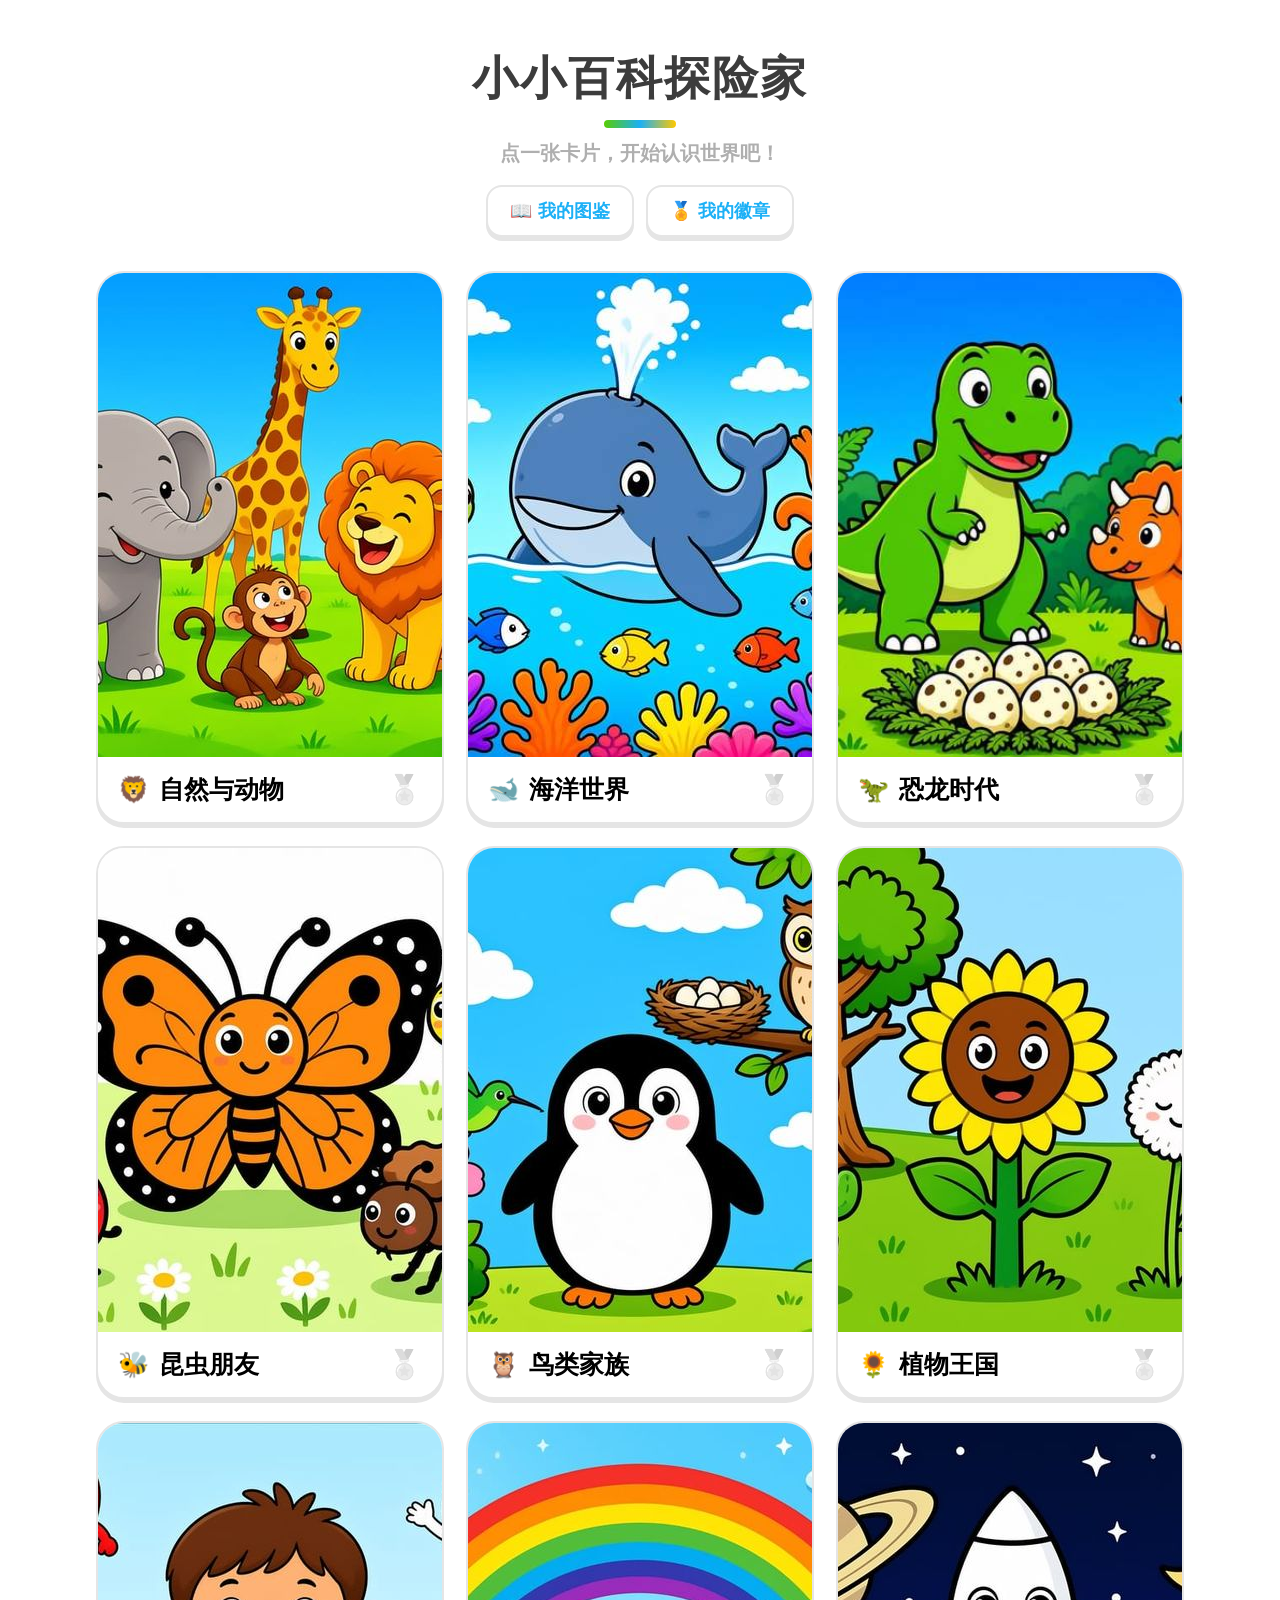
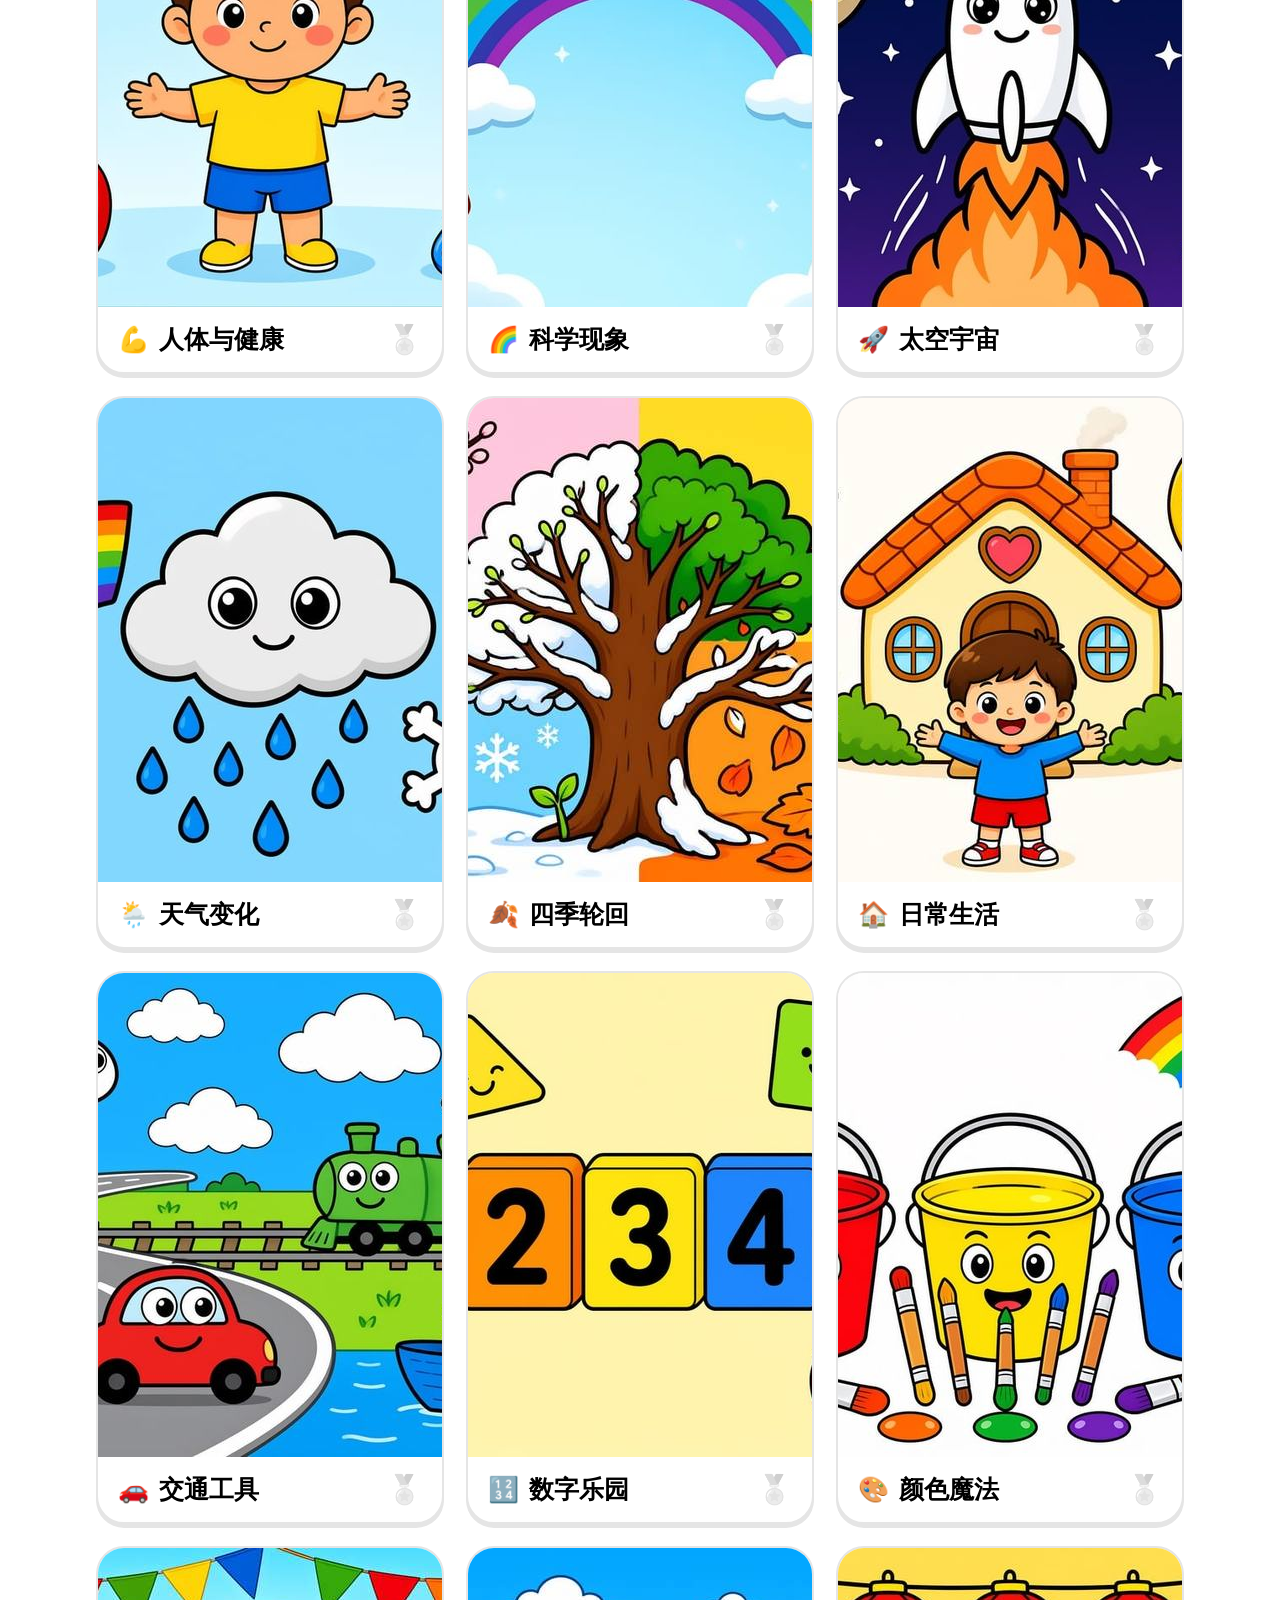
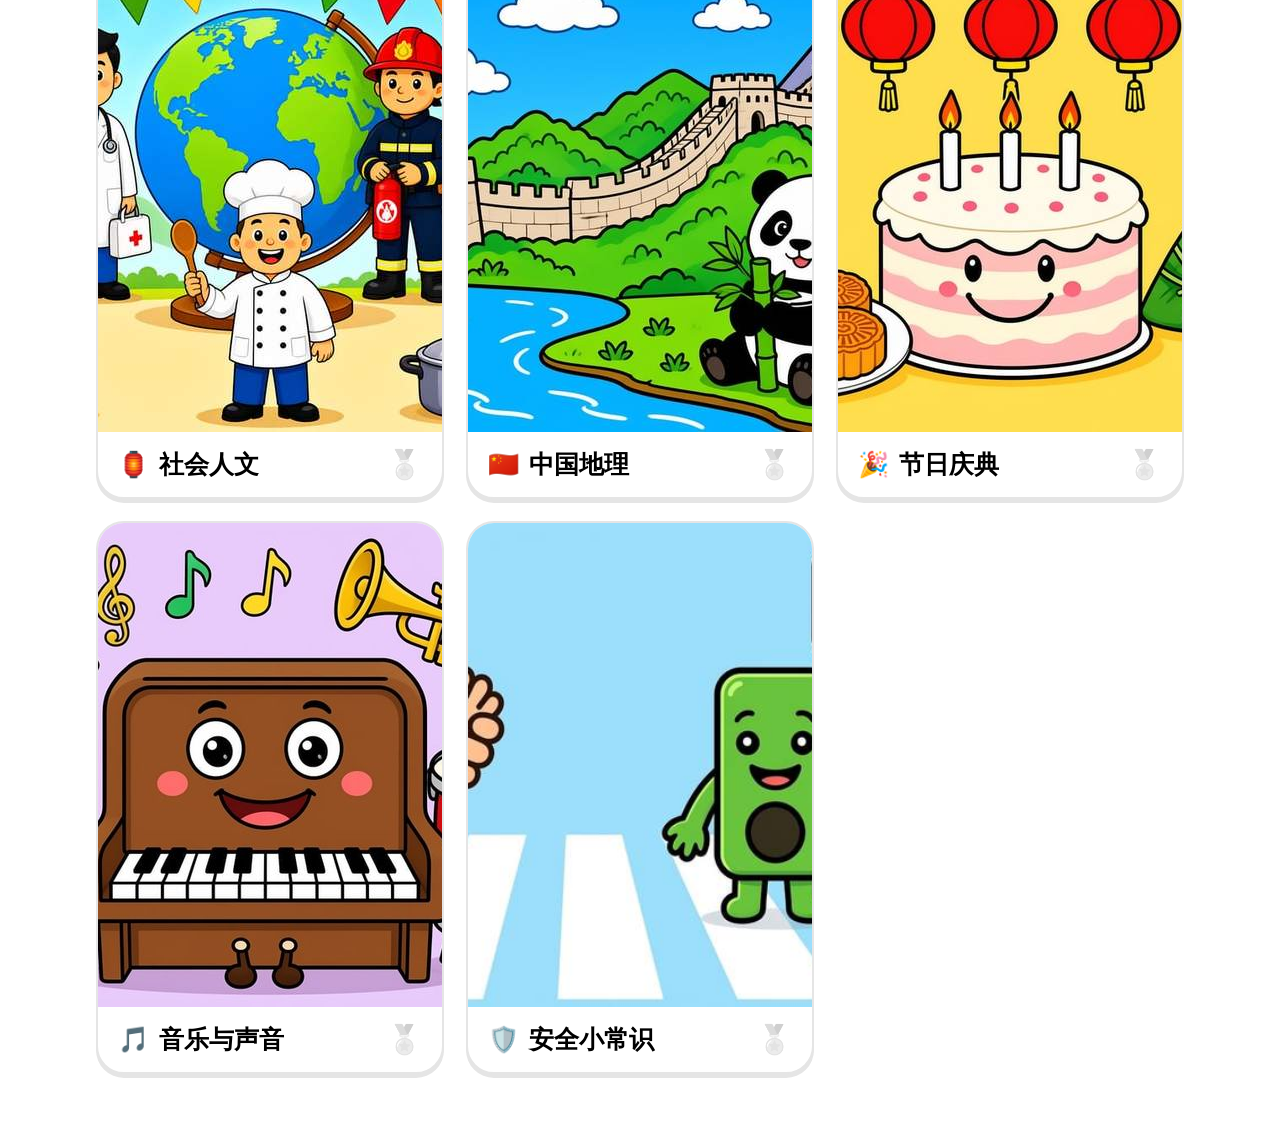
<file: index.html>
<!DOCTYPE html>
<html lang="zh-CN">
<head>
<meta charset="UTF-8">
<meta name="viewport" content="width=device-width, initial-scale=1">
<title>小小百科探险家 · 世界地图</title>
<link rel="stylesheet" href="css/style.css">
</head>
<body class="home">
  <header class="home-header">
    <h1 id="map-title">小小百科探险家</h1>
    <p class="home-sub">点一张卡片，开始认识世界吧！</p>
    <div class="home-actions">
      <button id="btn-dex" class="pill-btn" type="button">📖 我的图鉴</button>
      <button id="btn-badges" class="pill-btn" type="button">🏅 我的徽章</button>
    </div>
  </header>

  <main class="theme-grid" id="theme-grid" aria-label="主题世界地图"></main>

  <div class="panel-mask" id="dex-panel" role="dialog" aria-label="我的图鉴">
    <div class="panel">
      <button class="panel-close" type="button" data-close="dex-panel">✕</button>
      <h2>📖 我的图鉴</h2>
      <p class="panel-tip">去探索、听故事、玩配对，就能点亮更多图鉴！</p>
      <div id="dex-count" class="collect-count" aria-live="polite"></div>
      <div id="dex-content"></div>
    </div>
  </div>

  <div class="panel-mask" id="badge-panel" role="dialog" aria-label="我的徽章">
    <div class="panel">
      <button class="panel-close" type="button" data-close="badge-panel">✕</button>
      <h2>🏅 我的徽章</h2>
      <p class="panel-tip">每个主题答对 3 道题，就能获得一枚徽章！</p>
      <div id="badge-count" class="collect-count" aria-live="polite"></div>
      <div class="badge-wall" id="badge-wall"></div>
    </div>
  </div>

  <script src="config.js"></script>
  <script src="kv.js"></script>
  <script src="js/logic.js"></script>
  <script src="js/app.js"></script>
</body>
</html>
</file>
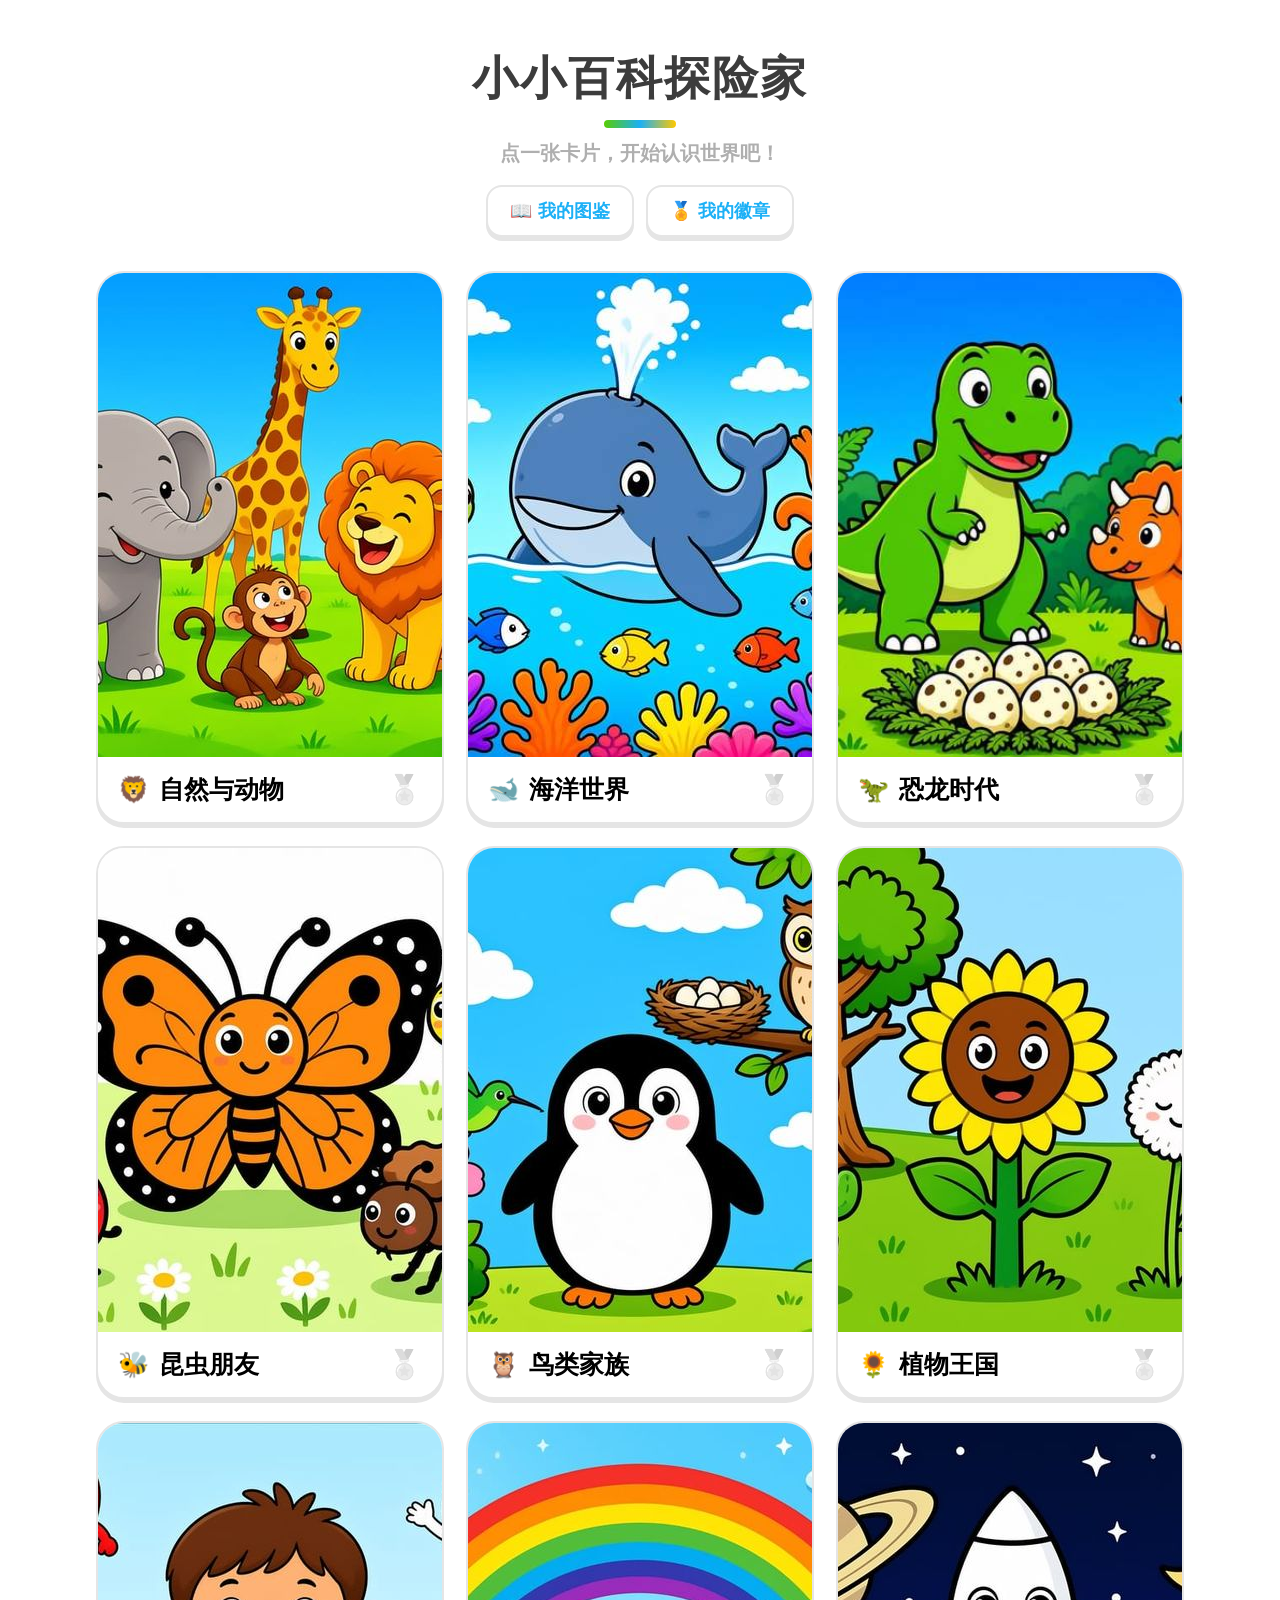
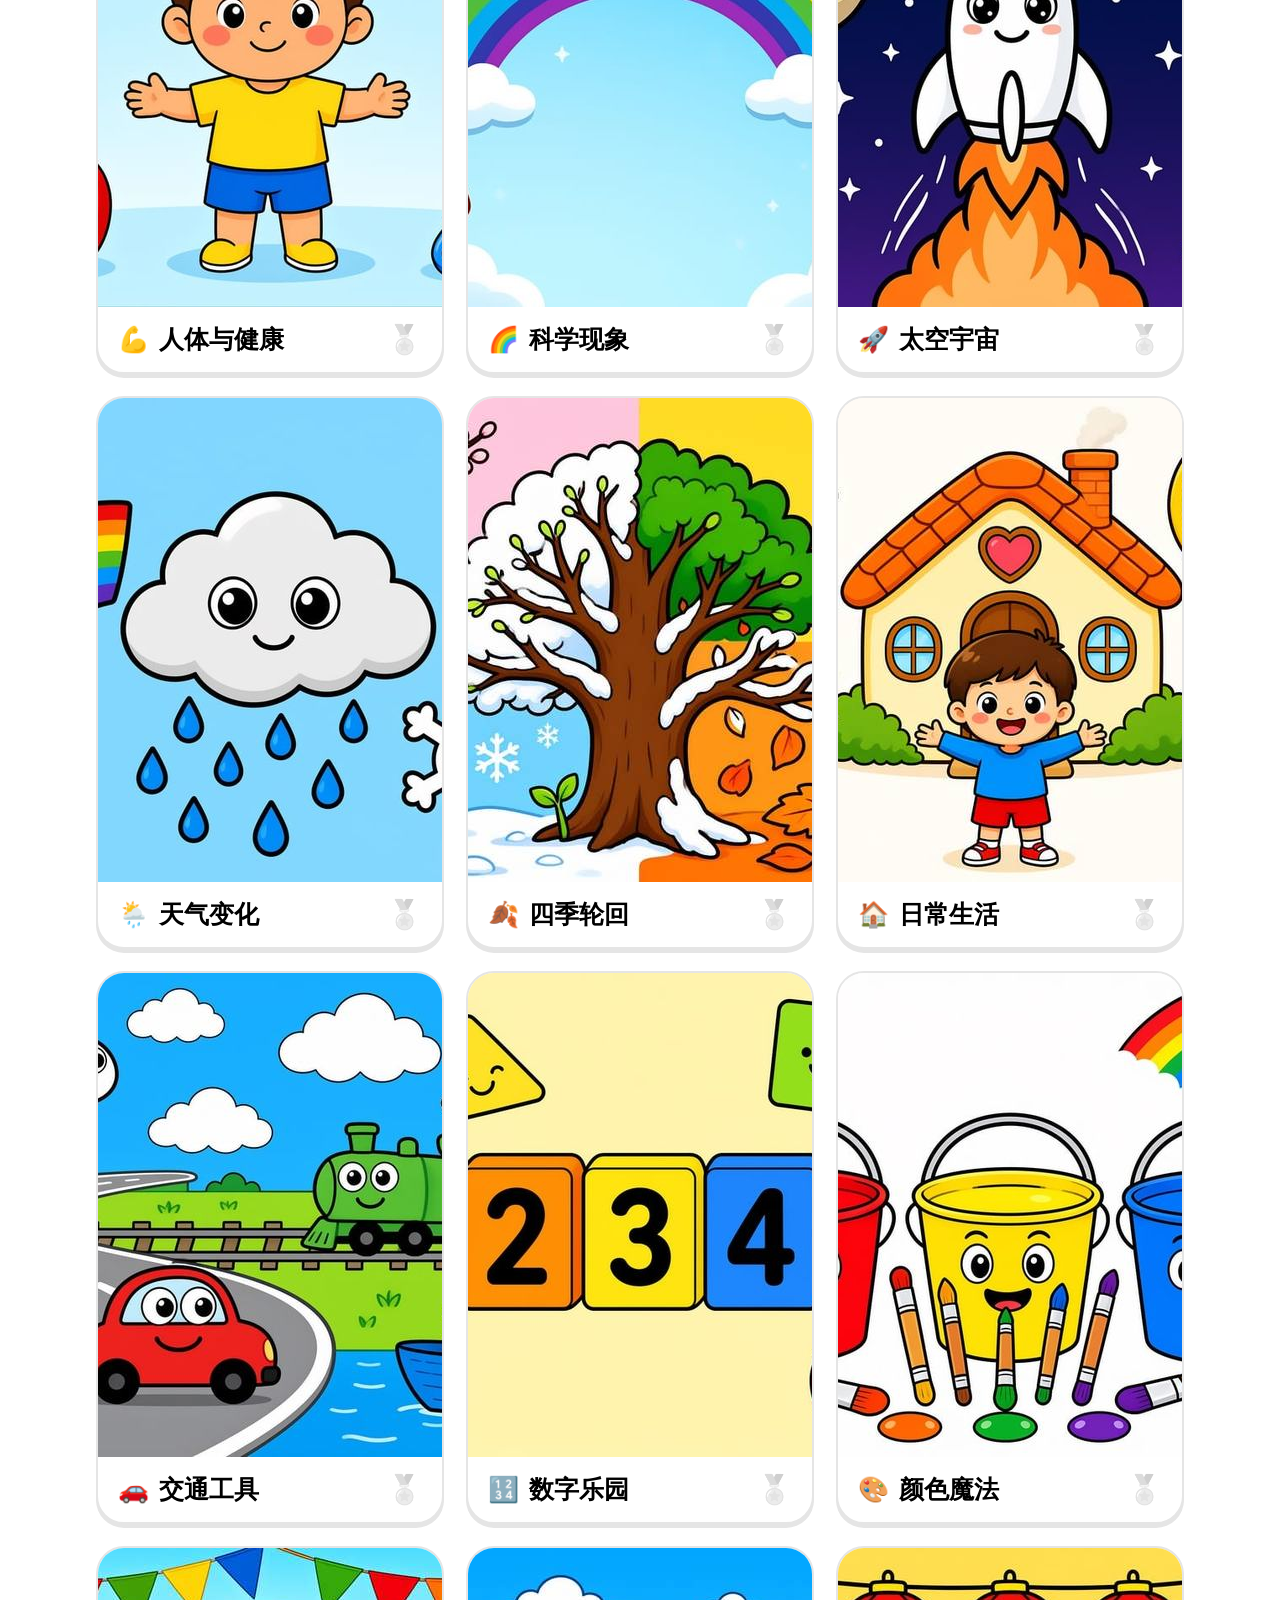
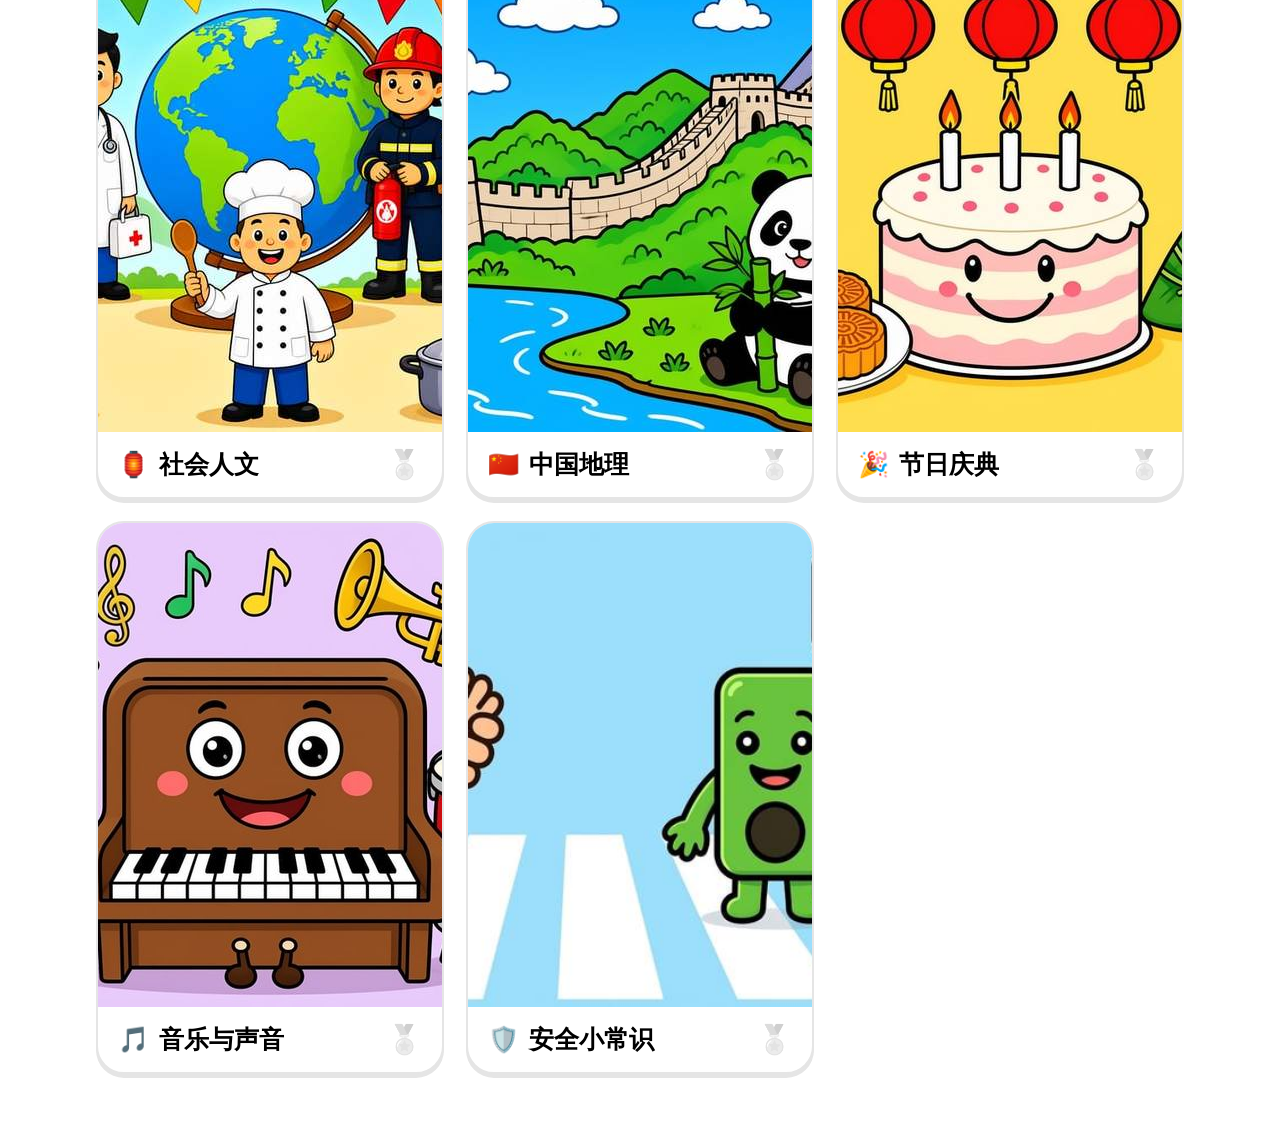
<file: prototype/index.html>
<!DOCTYPE html>
<html lang="zh-CN">
<head>
<meta charset="UTF-8">
<meta name="viewport" content="width=device-width, initial-scale=1">
<title>小小百科探险家 · 世界地图</title>
<link rel="stylesheet" href="css/style.css">
</head>
<body class="home">
  <header class="home-header">
    <h1 id="map-title">小小百科探险家</h1>
    <p class="home-sub">点一张卡片，开始认识世界吧！</p>
    <div class="home-actions">
      <button id="btn-dex" class="pill-btn" type="button">📖 我的图鉴</button>
      <button id="btn-badges" class="pill-btn" type="button">🏅 我的徽章</button>
    </div>
  </header>

  <main class="theme-grid" id="theme-grid" aria-label="主题世界地图"></main>

  <div class="panel-mask" id="dex-panel" role="dialog" aria-label="我的图鉴">
    <div class="panel">
      <button class="panel-close" type="button" data-close="dex-panel">✕</button>
      <h2>📖 我的图鉴</h2>
      <p class="panel-tip">去探索、听故事、玩配对，就能点亮更多图鉴！</p>
      <div id="dex-content"></div>
    </div>
  </div>

  <div class="panel-mask" id="badge-panel" role="dialog" aria-label="我的徽章">
    <div class="panel">
      <button class="panel-close" type="button" data-close="badge-panel">✕</button>
      <h2>🏅 我的徽章</h2>
      <p class="panel-tip">每个主题答对 3 道题，就能获得一枚徽章！</p>
      <div class="badge-wall" id="badge-wall"></div>
    </div>
  </div>

  <script src="config.js"></script>
  <script src="kv.js"></script>
  <script src="js/logic.js"></script>
  <script src="js/app.js"></script>
</body>
</html>
</file>
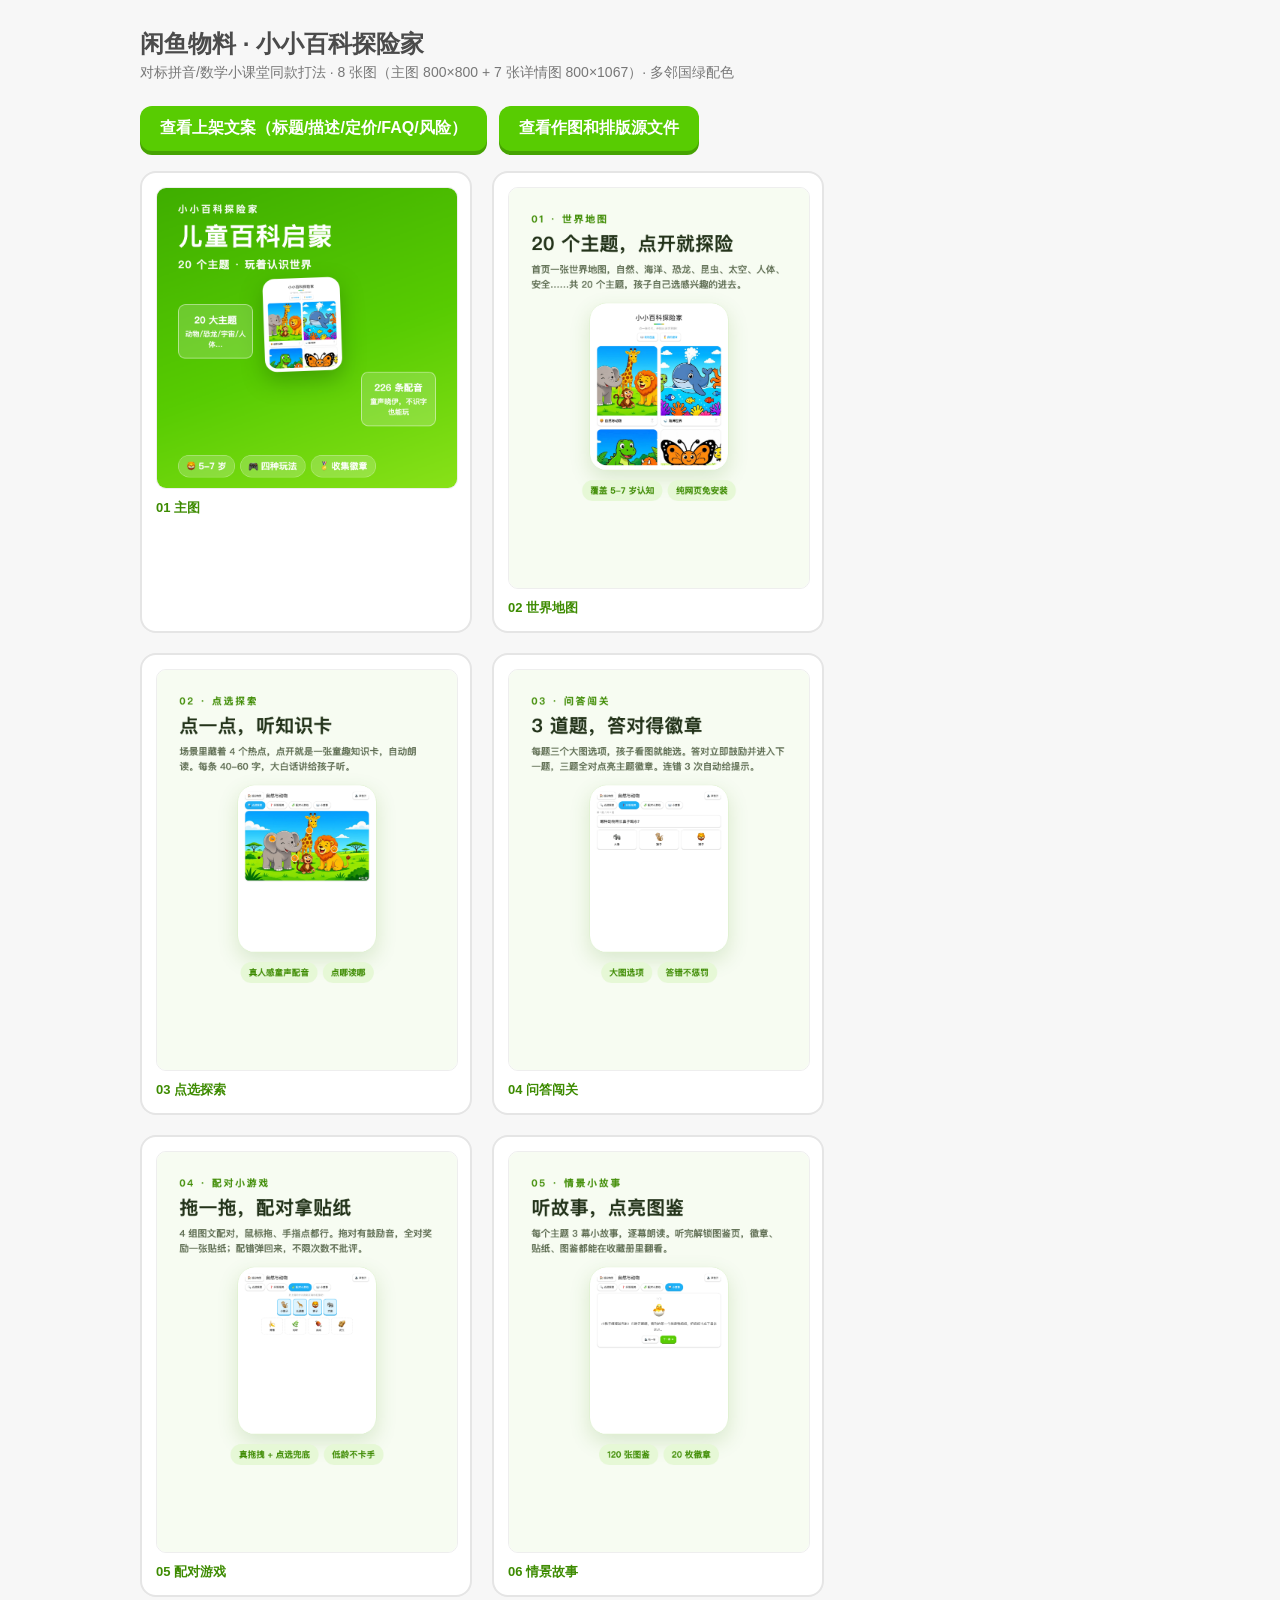
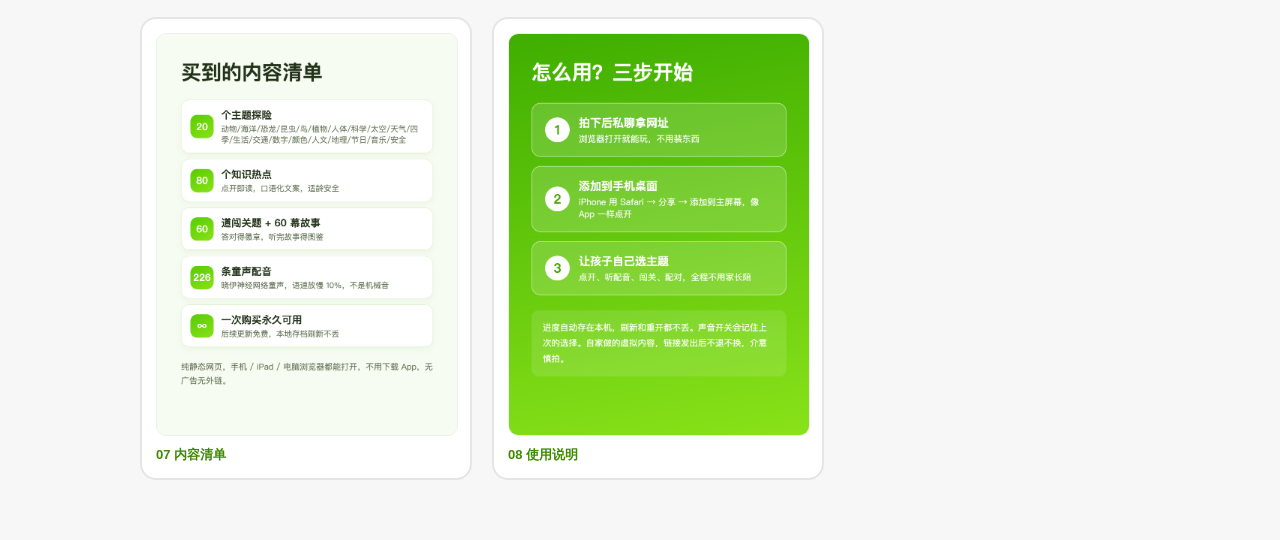
<file: 运营物料/index.html>
<!DOCTYPE html>
<html lang="zh-CN">
<head>
<meta charset="UTF-8">
<meta name="viewport" content="width=device-width,initial-scale=1">
<title>闲鱼物料预览 · 小小百科探险家</title>
<style>
  body{margin:0;padding:28px 20px 60px;background:#F7F7F7;color:#4B4B4B;font-family:-apple-system,"PingFang SC",sans-serif}
  .wrap{max-width:1000px;margin:0 auto}
  h1{font-size:24px;margin:0 0 4px} .sub{color:#777;font-size:14px;margin:0 0 24px}
  .grid{display:flex;flex-wrap:wrap;gap:20px}
  figure{margin:0;background:#fff;border:2px solid #E5E5E5;border-radius:16px;padding:14px;flex:0 1 300px}
  figure img{width:100%;display:block;border-radius:10px;border:1px solid #EEE}
  figcaption{font-size:13px;font-weight:700;margin-top:10px;color:#3D8B01}
  a.btn{display:inline-block;background:#58CC02;color:#fff;text-decoration:none;padding:12px 20px;border-radius:12px;font-weight:800;margin:0 8px 20px 0;box-shadow:0 4px 0 #46A302}
</style>
</head>
<body>
<div class="wrap">
  <h1>闲鱼物料 · 小小百科探险家</h1>
  <p class="sub">对标拼音/数学小课堂同款打法 · 8 张图（主图 800×800 + 7 张详情图 800×1067）· 多邻国绿配色</p>
  <a class="btn" href="闲鱼上架文案.md">查看上架文案（标题/描述/定价/FAQ/风险）</a>
  <a class="btn" href="gen.html">查看作图和排版源文件</a>
  <div class="grid">
    <figure><img src="闲鱼图/01-主图.png"><figcaption>01 主图</figcaption></figure>
    <figure><img src="闲鱼图/02-世界地图.png"><figcaption>02 世界地图</figcaption></figure>
    <figure><img src="闲鱼图/03-点选探索.png"><figcaption>03 点选探索</figcaption></figure>
    <figure><img src="闲鱼图/04-问答闯关.png"><figcaption>04 问答闯关</figcaption></figure>
    <figure><img src="闲鱼图/05-配对游戏.png"><figcaption>05 配对游戏</figcaption></figure>
    <figure><img src="闲鱼图/06-情景故事.png"><figcaption>06 情景故事</figcaption></figure>
    <figure><img src="闲鱼图/07-内容清单.png"><figcaption>07 内容清单</figcaption></figure>
    <figure><img src="闲鱼图/08-使用说明.png"><figcaption>08 使用说明</figcaption></figure>
  </div>
</div>
</body>
</html>
</file>
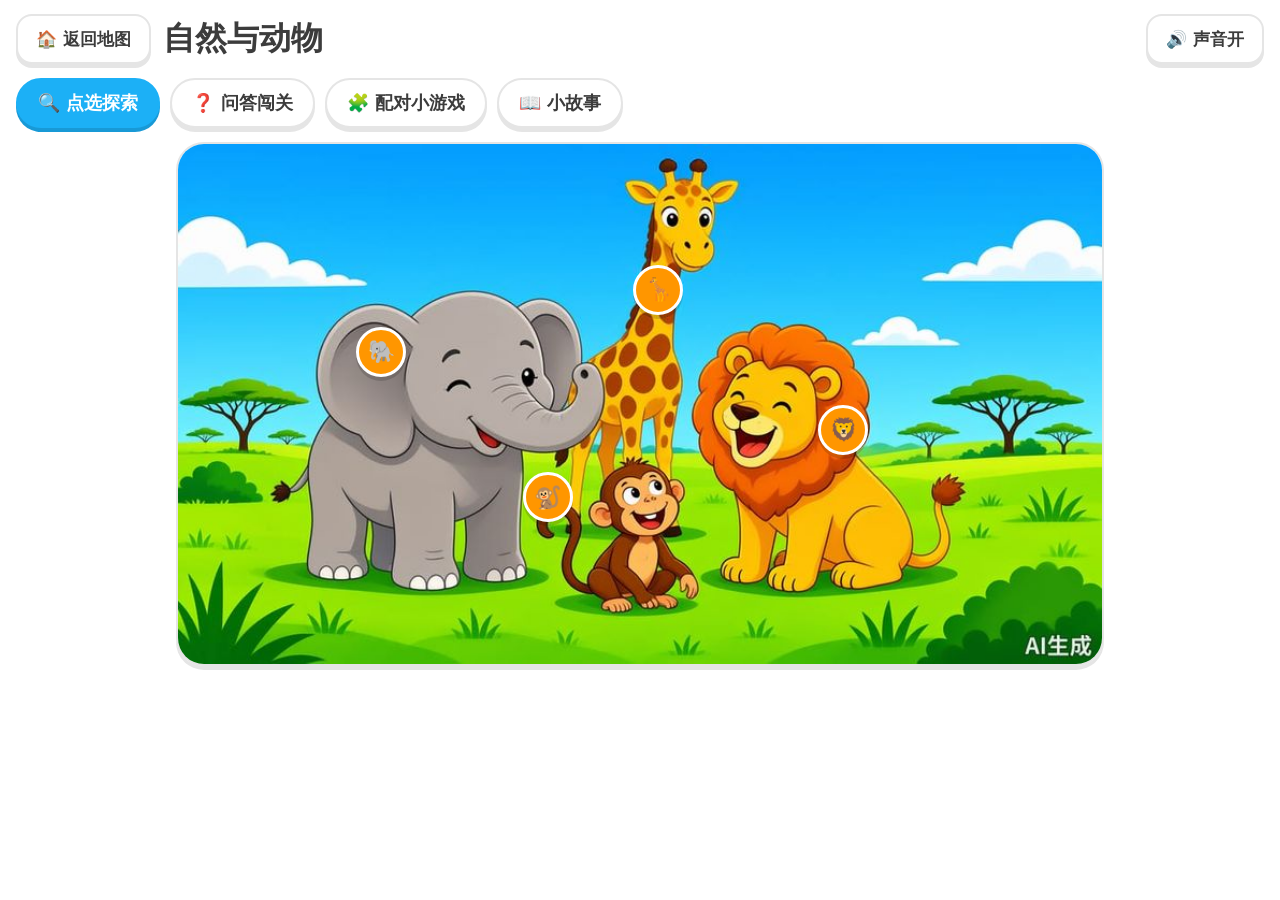
<file: play.html>
<!DOCTYPE html>
<html lang="zh-CN">
<head>
<meta charset="UTF-8">
<meta name="viewport" content="width=device-width, initial-scale=1">
<title>主题探索 · 小小百科探险家</title>
<link rel="stylesheet" href="css/style.css">
</head>
<body class="play">
  <header class="play-header">
    <button id="btn-home" class="big-btn" type="button">🏠 返回地图</button>
    <h1 id="scene-title">主题探索</h1>
    <div class="header-right">
      <button id="voice-toggle" class="big-btn" type="button">🔊 声音开</button>
    </div>
  </header>

  <nav class="tab-bar" aria-label="玩法切换">
    <button id="tab-explore" class="tab-btn active" type="button">🔍 点选探索</button>
    <button id="tab-quiz" class="tab-btn" type="button">❓ 问答闯关</button>
    <button id="tab-match" class="tab-btn" type="button">🧩 配对小游戏</button>
    <button id="tab-story" class="tab-btn" type="button">📖 小故事</button>
  </nav>

  <main class="stage">
    <section id="pane-explore" class="tab-pane active">
      <div class="scene-wrap" id="scene-wrap">
        <img id="scene-img" src="" alt="主题场景图">
      </div>
      <div id="fact-card" role="dialog" aria-label="讲解卡">
        <h2 class="fact-title"><span id="fact-emoji"></span> <span id="fact-name"></span></h2>
        <p class="fact-text" id="fact-text"></p>
        <div class="fact-actions">
          <button id="fact-listen" class="big-btn primary" type="button">🔊 听一听</button>
          <button id="fact-close" class="big-btn" type="button">👌 知道啦</button>
        </div>
      </div>
    </section>

    <section id="pane-quiz" class="tab-pane">
      <div class="quiz-progress" id="quiz-progress"></div>
      <div id="quiz-question"></div>
      <div class="quiz-options" id="quiz-options"></div>
      <div class="quiz-feedback" id="quiz-feedback"></div>
      <div id="quiz-result">
        <span class="r-emoji">🏅</span>
        <span id="quiz-result-text"></span>
        <div class="result-actions">
          <button id="quiz-replay" class="big-btn ghost" type="button">🔄 再玩一次</button>
          <button id="quiz-next" class="big-btn primary" type="button">🧩 去玩配对 ➜</button>
        </div>
      </div>
    </section>

    <section id="pane-match" class="tab-pane">
      <p class="match-tip">把上面的卡片拖到正确的框里吧！</p>
      <div class="match-board">
        <div class="drag-row" id="drag-row"></div>
        <div class="drop-row" id="drop-row"></div>
      </div>
      <div class="match-done" id="match-done">
        <span id="match-done-text">🎉 全部配对成功！奖励 1 张贴纸！</span>
        <div class="result-actions">
          <button id="match-replay" class="big-btn ghost" type="button">🔄 再玩一次</button>
          <button id="match-next" class="big-btn primary" type="button">📖 去听故事 ➜</button>
        </div>
      </div>
    </section>

    <section id="pane-story" class="tab-pane">
      <div class="story-box">
        <div id="story-step">1 / 3</div>
        <span class="story-emoji" id="story-emoji"></span>
        <p id="story-text"></p>
        <div class="story-actions" id="story-actions">
          <button id="story-listen" class="big-btn" type="button">🔊 听一听</button>
          <button id="story-next" class="big-btn primary" type="button">下一幕 ➜</button>
        </div>
        <div class="result-actions" id="story-done-actions">
          <button id="story-replay" class="big-btn ghost" type="button">🔄 再听一次</button>
          <button id="story-home" class="big-btn primary" type="button">🏠 回地图</button>
        </div>
      </div>
    </section>
  </main>

  <script src="config.js"></script>
  <script src="kv.js"></script>
  <script src="js/logic.js"></script>
  <script src="js/app.js"></script>
</body>
</html>
</file>
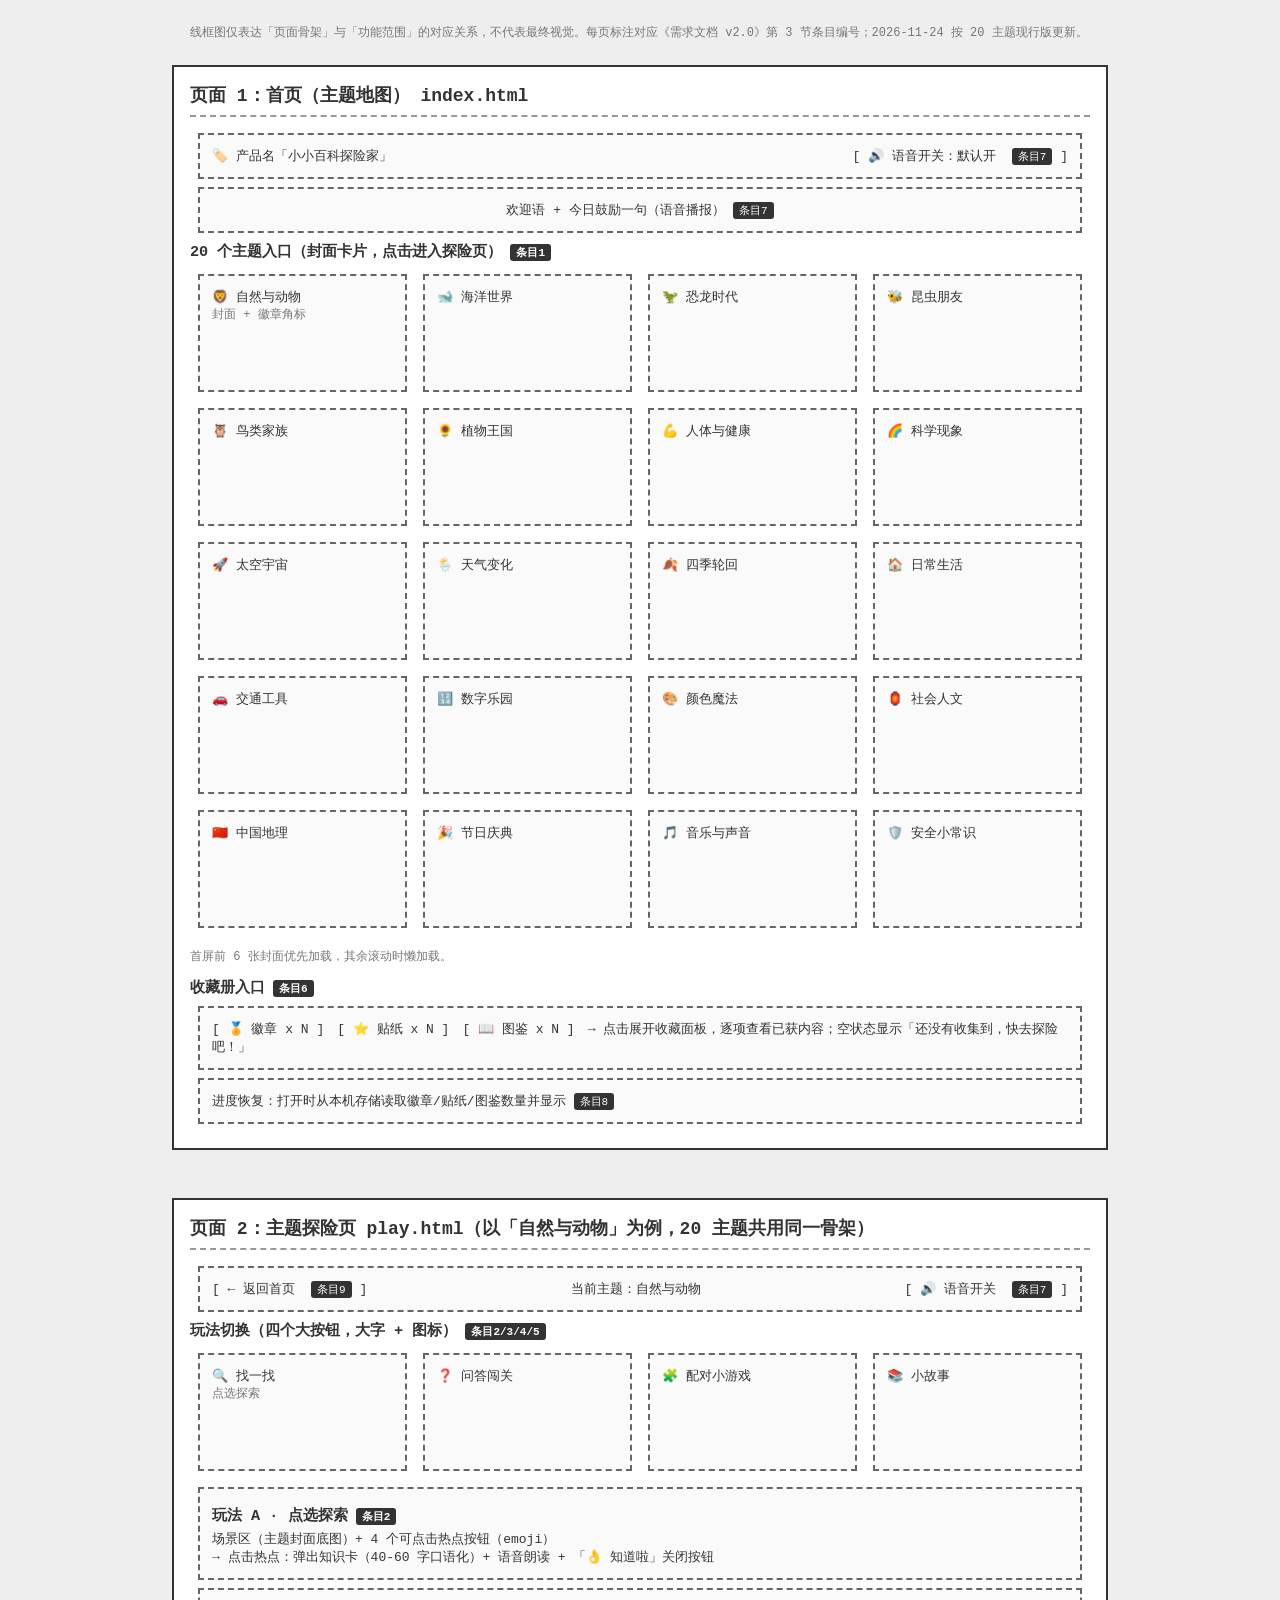
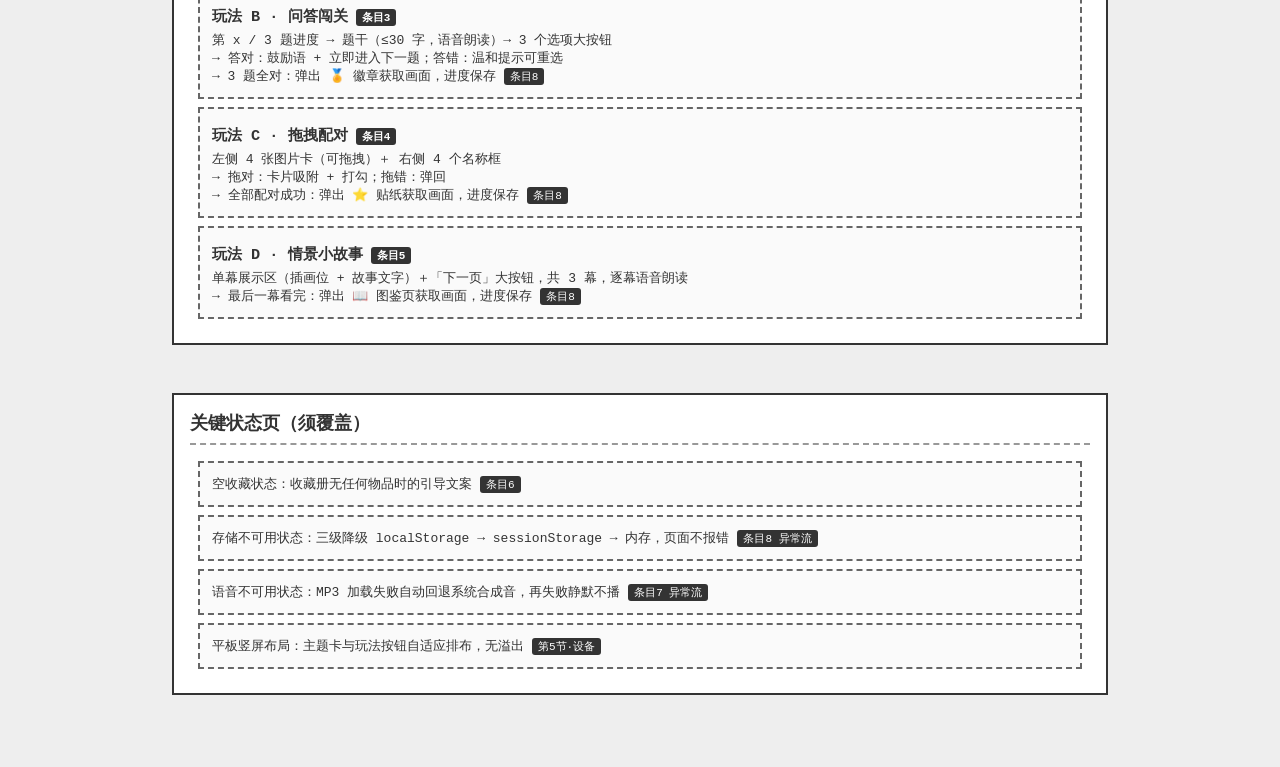
<file: docs/线框图.html>
<!DOCTYPE html>
<html lang="zh-CN">
<head>
<meta charset="UTF-8">
<meta name="viewport" content="width=device-width, initial-scale=1.0">
<title>孩子百科全书 · 线框图（无视觉样式，仅布局骨架）</title>
<style>
  body { font-family: monospace; background: #eee; margin: 0; padding: 24px; color: #333; }
  .page { background: #fff; border: 2px solid #333; margin: 0 auto 48px; max-width: 900px; padding: 16px; }
  .page-title { font-size: 18px; font-weight: bold; border-bottom: 2px dashed #999; padding-bottom: 8px; margin-bottom: 16px; }
  .box { border: 2px dashed #666; padding: 12px; margin: 8px; background: #fafafa; }
  .req { display: inline-block; background: #333; color: #fff; font-size: 11px; padding: 1px 6px; border-radius: 3px; margin-left: 8px; }
  .row { display: flex; flex-wrap: wrap; }
  .row .box { flex: 1 1 140px; min-height: 90px; }
  .nav { display: flex; justify-content: space-between; }
  .note { color: #777; font-size: 12px; }
  h3 { margin: 4px 0; }
</style>
</head>
<body>

<p class="note" style="max-width:900px;margin:0 auto 24px;">线框图仅表达「页面骨架」与「功能范围」的对应关系，不代表最终视觉。每页标注对应《需求文档 v2.0》第 3 节条目编号；2026-11-24 按 20 主题现行版更新。</p>

<!-- ============ 页面 1：首页 / 主题地图 ============ -->
<div class="page">
  <div class="page-title">页面 1：首页（主题地图） index.html</div>

  <div class="box nav">
    <span>🏷️ 产品名「小小百科探险家」</span>
    <span>[ 🔊 语音开关：默认开 <span class="req">条目7</span> ]</span>
  </div>

  <div class="box" style="text-align:center;">
    欢迎语 + 今日鼓励一句（语音播报）<span class="req">条目7</span>
  </div>

  <h3>20 个主题入口（封面卡片，点击进入探险页）<span class="req">条目1</span></h3>
  <div class="row">
    <div class="box">🦁 自然与动物<br><span class="note">封面 + 徽章角标</span></div>
    <div class="box">🐋 海洋世界</div>
    <div class="box">🦖 恐龙时代</div>
    <div class="box">🐝 昆虫朋友</div>
    <div class="box">🦉 鸟类家族</div>
    <div class="box">🌻 植物王国</div>
    <div class="box">💪 人体与健康</div>
    <div class="box">🌈 科学现象</div>
    <div class="box">🚀 太空宇宙</div>
    <div class="box">🌦️ 天气变化</div>
    <div class="box">🍂 四季轮回</div>
    <div class="box">🏠 日常生活</div>
    <div class="box">🚗 交通工具</div>
    <div class="box">🔢 数字乐园</div>
    <div class="box">🎨 颜色魔法</div>
    <div class="box">🏮 社会人文</div>
    <div class="box">🇨🇳 中国地理</div>
    <div class="box">🎉 节日庆典</div>
    <div class="box">🎵 音乐与声音</div>
    <div class="box">🛡️ 安全小常识</div>
  </div>
  <p class="note">首屏前 6 张封面优先加载，其余滚动时懒加载。</p>

  <h3>收藏册入口<span class="req">条目6</span></h3>
  <div class="box">
    [ 🏅 徽章 x N ]　[ ⭐ 贴纸 x N ]　[ 📖 图鉴 x N ]　→ 点击展开收藏面板，逐项查看已获内容；空状态显示「还没有收集到，快去探险吧！」
  </div>

  <div class="box">
    进度恢复：打开时从本机存储读取徽章/贴纸/图鉴数量并显示<span class="req">条目8</span>
  </div>
</div>

<!-- ============ 页面 2：主题探险页 ============ -->
<div class="page">
  <div class="page-title">页面 2：主题探险页 play.html（以「自然与动物」为例，20 主题共用同一骨架）</div>

  <div class="box nav">
    <span>[ ← 返回首页 <span class="req">条目9</span> ]</span>
    <span>当前主题：自然与动物</span>
    <span>[ 🔊 语音开关 <span class="req">条目7</span> ]</span>
  </div>

  <h3>玩法切换（四个大按钮，大字 + 图标）<span class="req">条目2/3/4/5</span></h3>
  <div class="row">
    <div class="box">🔍 找一找<br><span class="note">点选探索</span></div>
    <div class="box">❓ 问答闯关</div>
    <div class="box">🧩 配对小游戏</div>
    <div class="box">📚 小故事</div>
  </div>

  <div class="box">
    <h3>玩法 A · 点选探索<span class="req">条目2</span></h3>
    场景区（主题封面底图）+ 4 个可点击热点按钮（emoji）<br>
    → 点击热点：弹出知识卡（40-60 字口语化）+ 语音朗读 + 「👌 知道啦」关闭按钮
  </div>

  <div class="box">
    <h3>玩法 B · 问答闯关<span class="req">条目3</span></h3>
    第 x / 3 题进度 → 题干（≤30 字，语音朗读）→ 3 个选项大按钮<br>
    → 答对：鼓励语 + 立即进入下一题；答错：温和提示可重选<br>
    → 3 题全对：弹出 🏅 徽章获取画面，进度保存<span class="req">条目8</span>
  </div>

  <div class="box">
    <h3>玩法 C · 拖拽配对<span class="req">条目4</span></h3>
    左侧 4 张图片卡（可拖拽）＋ 右侧 4 个名称框<br>
    → 拖对：卡片吸附 + 打勾；拖错：弹回<br>
    → 全部配对成功：弹出 ⭐ 贴纸获取画面，进度保存<span class="req">条目8</span>
  </div>

  <div class="box">
    <h3>玩法 D · 情景小故事<span class="req">条目5</span></h3>
    单幕展示区（插画位 + 故事文字）＋「下一页」大按钮，共 3 幕，逐幕语音朗读<br>
    → 最后一幕看完：弹出 📖 图鉴页获取画面，进度保存<span class="req">条目8</span>
  </div>
</div>

<!-- ============ 关键状态 ============ -->
<div class="page">
  <div class="page-title">关键状态页（须覆盖）</div>
  <div class="box">空收藏状态：收藏册无任何物品时的引导文案<span class="req">条目6</span></div>
  <div class="box">存储不可用状态：三级降级 localStorage → sessionStorage → 内存，页面不报错<span class="req">条目8 异常流</span></div>
  <div class="box">语音不可用状态：MP3 加载失败自动回退系统合成音，再失败静默不播<span class="req">条目7 异常流</span></div>
  <div class="box">平板竖屏布局：主题卡与玩法按钮自适应排布，无溢出<span class="req">第5节·设备</span></div>
</div>

</body>
</html>
</file>
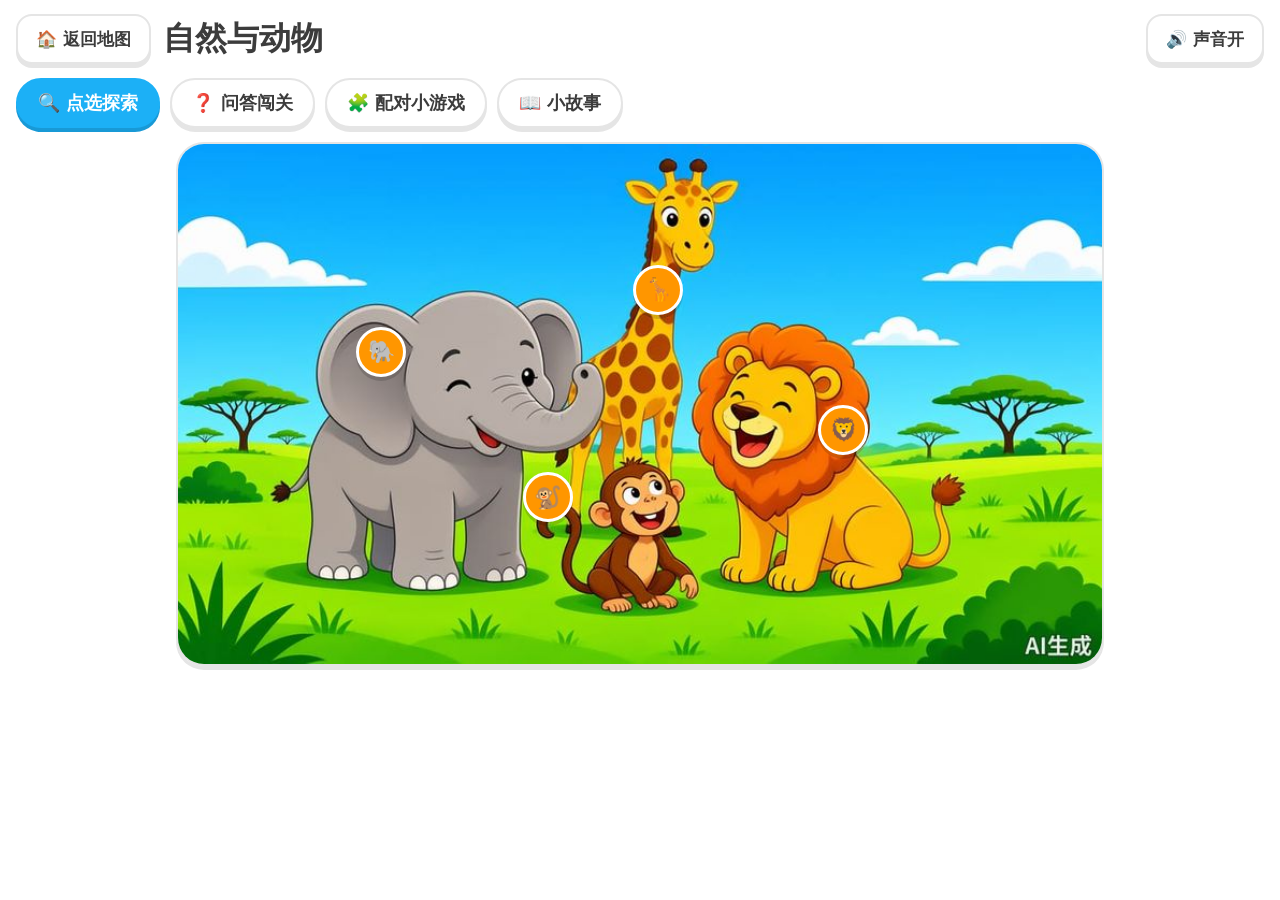
<file: prototype/play.html>
<!DOCTYPE html>
<html lang="zh-CN">
<head>
<meta charset="UTF-8">
<meta name="viewport" content="width=device-width, initial-scale=1">
<title>主题探索 · 小小百科探险家</title>
<link rel="stylesheet" href="css/style.css">
</head>
<body class="play">
  <header class="play-header">
    <button id="btn-home" class="big-btn" type="button">🏠 返回地图</button>
    <h1 id="scene-title">主题探索</h1>
    <div class="header-right">
      <button id="voice-toggle" class="big-btn" type="button">🔊 声音开</button>
    </div>
  </header>

  <nav class="tab-bar" aria-label="玩法切换">
    <button id="tab-explore" class="tab-btn active" type="button">🔍 点选探索</button>
    <button id="tab-quiz" class="tab-btn" type="button">❓ 问答闯关</button>
    <button id="tab-match" class="tab-btn" type="button">🧩 配对小游戏</button>
    <button id="tab-story" class="tab-btn" type="button">📖 小故事</button>
  </nav>

  <main class="stage">
    <section id="pane-explore" class="tab-pane active">
      <div class="scene-wrap" id="scene-wrap">
        <img id="scene-img" src="" alt="主题场景图">
      </div>
      <div id="fact-card" role="dialog" aria-label="讲解卡">
        <h2 class="fact-title"><span id="fact-emoji"></span> <span id="fact-name"></span></h2>
        <p class="fact-text" id="fact-text"></p>
        <div class="fact-actions">
          <button id="fact-listen" class="big-btn primary" type="button">🔊 听一听</button>
          <button id="fact-close" class="big-btn" type="button">👌 知道啦</button>
        </div>
      </div>
    </section>

    <section id="pane-quiz" class="tab-pane">
      <div class="quiz-progress" id="quiz-progress"></div>
      <div id="quiz-question"></div>
      <div class="quiz-options" id="quiz-options"></div>
      <div class="quiz-feedback" id="quiz-feedback"></div>
      <div id="quiz-result">
        <span class="r-emoji">🏅</span>
        <span id="quiz-result-text"></span>
      </div>
    </section>

    <section id="pane-match" class="tab-pane">
      <p class="match-tip">把上面的卡片拖到正确的框里吧！</p>
      <div class="match-board">
        <div class="drag-row" id="drag-row"></div>
        <div class="drop-row" id="drop-row"></div>
      </div>
      <div class="match-done" id="match-done">🎉 全部配对成功！奖励 1 张贴纸！</div>
    </section>

    <section id="pane-story" class="tab-pane">
      <div class="story-box">
        <div id="story-step">1 / 3</div>
        <span class="story-emoji" id="story-emoji"></span>
        <p id="story-text"></p>
        <div class="story-actions">
          <button id="story-listen" class="big-btn" type="button">🔊 听一听</button>
          <button id="story-next" class="big-btn primary" type="button">下一幕 ➜</button>
        </div>
      </div>
    </section>
  </main>

  <script src="config.js"></script>
  <script src="kv.js"></script>
  <script src="js/logic.js"></script>
  <script src="js/app.js"></script>
</body>
</html>
</file>
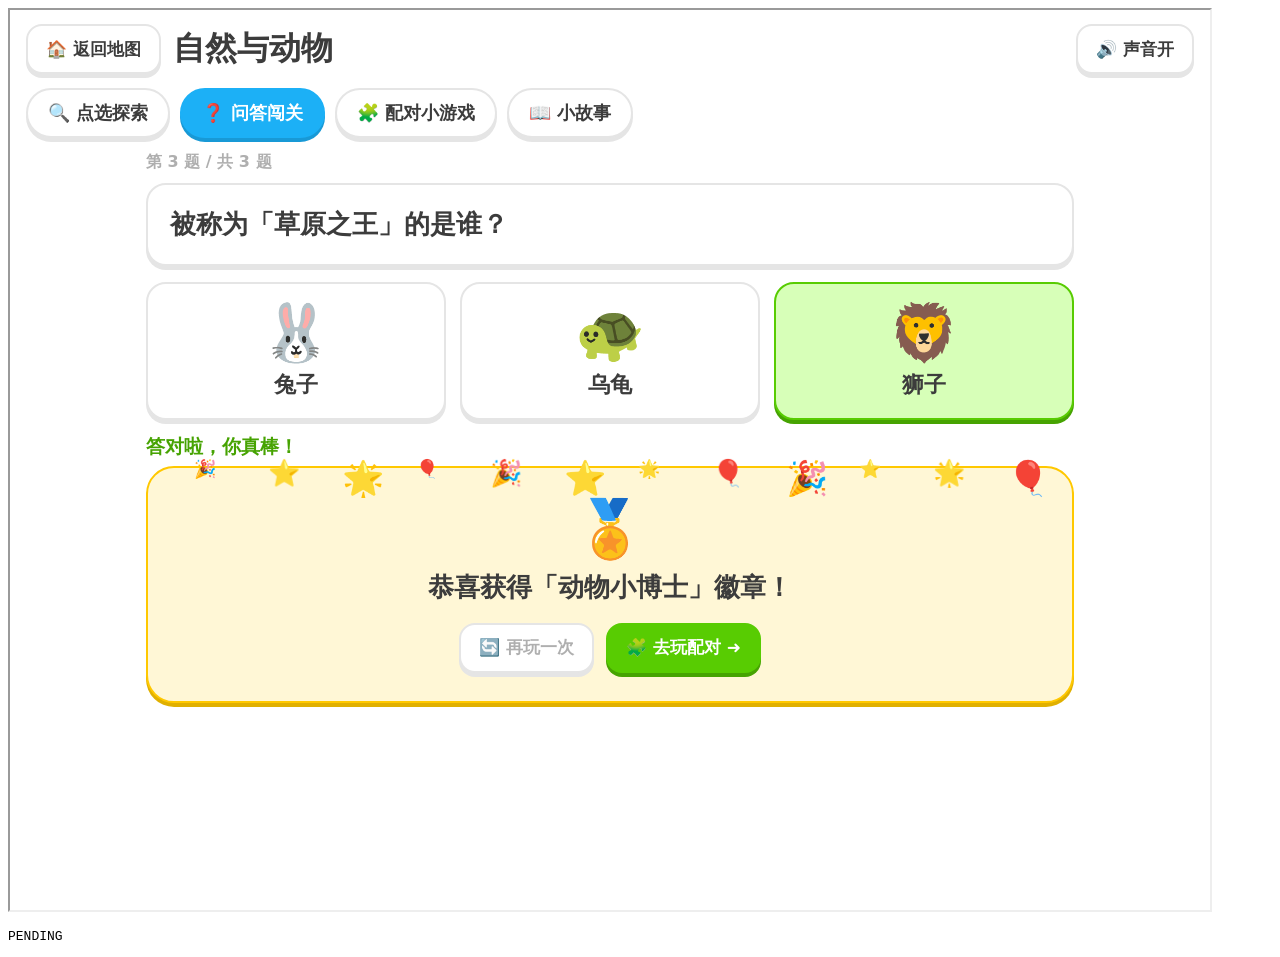
<file: tools/auto-advance-test.html>
<!DOCTYPE html><html><head><meta charset="utf-8"><title>自动跳转流程回归</title></head><body>
<iframe id="f" src="../play.html?theme=animals" style="width:1200px;height:900px"></iframe>
<pre id="out">PENDING</pre>
<script>
const log=[];const f=document.getElementById('f');
window.onerror=(m,u,l)=>{document.getElementById('out').textContent='ERROR '+m+' @'+l;};
const cur=()=>{const a=[...f.contentDocument.querySelectorAll('.tab-btn')].find(b=>b.classList.contains('active'));return a?a.id:'-';};
function ready(){try{return f.contentDocument&&f.contentDocument.querySelector('.hotspot')}catch(e){return null}}
function wait(){
  if(!ready()){setTimeout(wait,100);return;}
  const d=f.contentDocument;
  // 屏蔽语音，避免等配音；直接触发 onEnded 三个玩法自动跳需要音效回调，故这里不屏蔽
  d.getElementById('tab-quiz').click();
  setTimeout(()=>{
    for(let i=0;i<3;i++){const c=d.querySelector('#quiz-options .quiz-option[data-correct="1"]');if(c)c.click();}
    log.push('答完3题后当前tab='+cur());
    // 自动跳独立计时 3.5 秒
    setTimeout(()=>{log.push('等待后tab='+cur()+'(期望tab-match)');
      // 在配对里直接完成，测自动跳故事
      const cards=[...d.querySelectorAll('.drag-card')];
      cards.forEach(c=>{const s=d.querySelector('.drop-slot[data-accept="'+c.dataset.match+'"]');if(s&&!s.classList.contains('filled')){c.click();s.click();}});
      log.push('配对完成后tab='+cur());
      setTimeout(()=>{log.push('等待后tab='+cur()+'(期望tab-story)');
        document.getElementById('out').textContent='RESULT\n'+log.join('\n');
      },4500);
    },4500);
  },300);
}
wait();
</script></body></html>
</file>
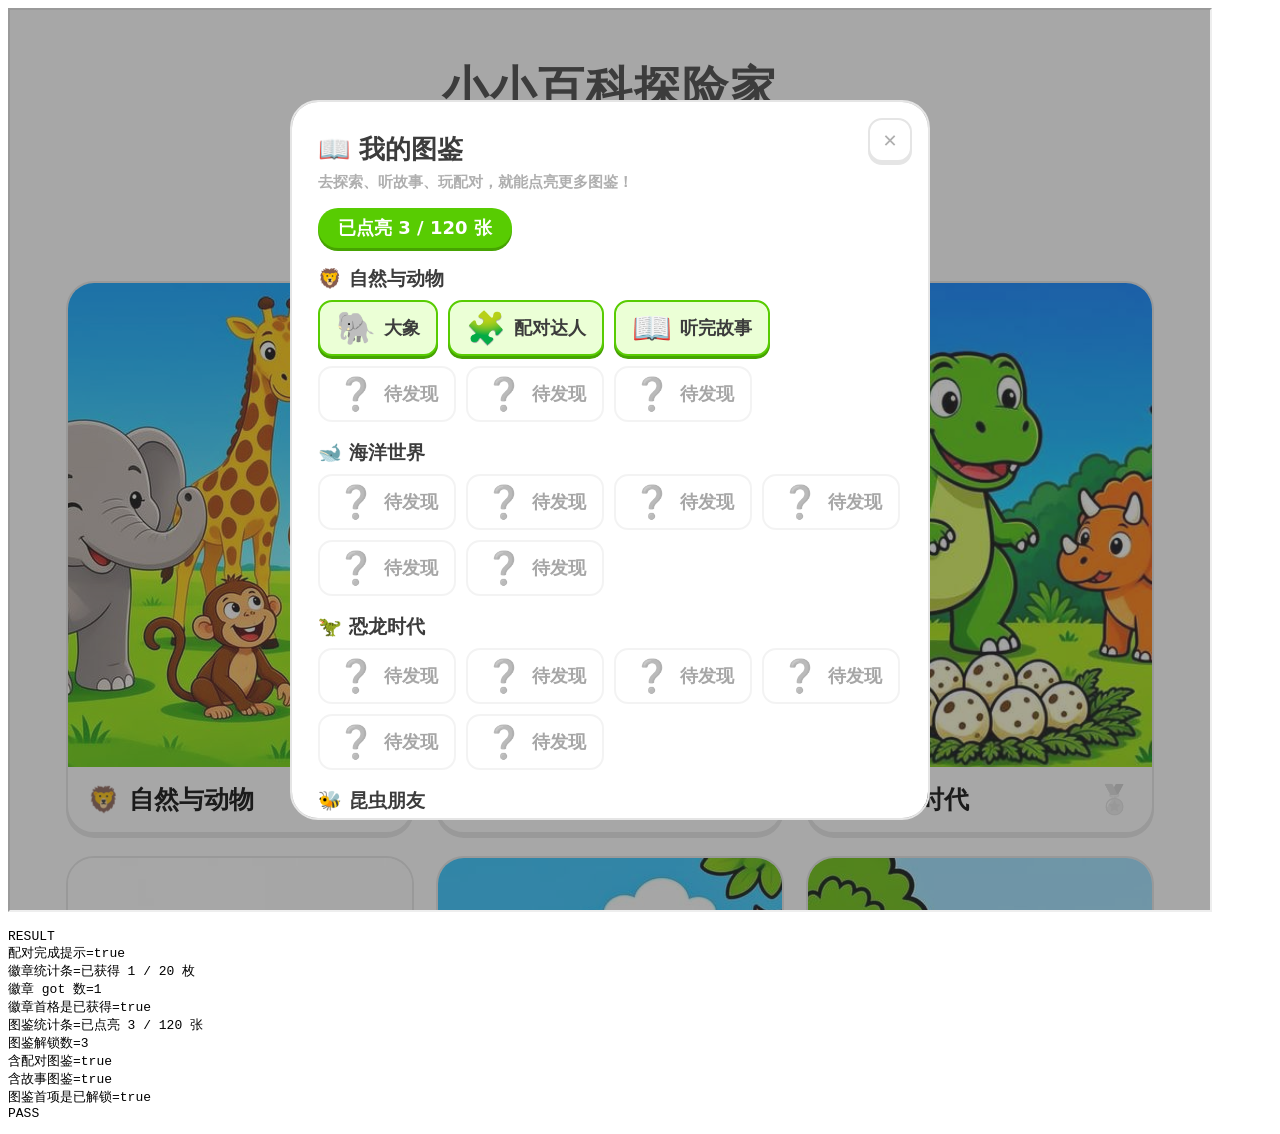
<file: tools/collect-e2e.html>
<!DOCTYPE html><html><head><meta charset="utf-8"><title>收藏品回首页显示 E2E</title></head><body>
<iframe id="f" src="../play.html?theme=animals" style="width:1200px;height:900px"></iframe>
<pre id="out">PENDING</pre>
<script>
const log=[];const f=document.getElementById('f');let stage=0;
const KEY='kidpedia_progress_v1';
f.onload=()=>{
  const d=f.contentDocument;
  if(stage===0 && !d.getElementById('scene-title'))return;
  if(stage===1 && !d.getElementById('map-title'))return;
  if(stage===0){
    stage=1;
    d.querySelectorAll('.hotspot')[0].click();          // 图鉴 h1
    d.getElementById('tab-quiz').click();
    setTimeout(()=>{
      for(let i=0;i<3;i++){const c=d.querySelector('#quiz-options .quiz-option[data-correct="1"]');if(c)c.click();}
      setTimeout(()=>{ // 通关后玩配对和故事，解锁 match/story 图鉴
        d.getElementById('tab-match').click();
        const cards=[...d.querySelectorAll('.drag-card')];
        cards.forEach(c=>{
          const s=d.querySelector('.drop-slot[data-accept="'+c.dataset.match+'"]');
          if(s&&!s.classList.contains('filled')){c.click();s.click();}
        });
        d.getElementById('tab-story').click();
        for(let i=0;i<3;i++) d.getElementById('story-next').click();
        log.push('配对完成提示='+d.getElementById('match-done').classList.contains('show'));
        setTimeout(()=>{f.contentWindow.location.href='../index.html';},500);
      },300);
    },300);
  } else if(stage===1){
    stage=2;
    d.getElementById('btn-badges').click();
    log.push('徽章统计条='+d.getElementById('badge-count').textContent);
    log.push('徽章 got 数='+d.querySelectorAll('#badge-wall .badge-cell.got').length);
    const firstBadge=d.querySelector('#badge-wall .badge-cell');
    log.push('徽章首格是已获得='+(firstBadge&&firstBadge.classList.contains('got')));
    d.querySelector('#badge-panel .panel-close').click();
    d.getElementById('btn-dex').click();
    log.push('图鉴统计条='+d.getElementById('dex-count').textContent);
    const unlocked=[...d.querySelectorAll('#dex-content .dex-item.got')].map(x=>x.textContent);
    log.push('图鉴解锁数='+unlocked.length);
    log.push('含配对图鉴='+unlocked.some(x=>x.indexOf('配对达人')>=0));
    log.push('含故事图鉴='+unlocked.some(x=>x.indexOf('听完故事')>=0));
    log.push('图鉴首项是已解锁='+!!d.querySelector('#dex-content .dex-item.got'));
    const ok=unlocked.length===3&&unlocked.some(x=>x.indexOf('配对达人')>=0)&&unlocked.some(x=>x.indexOf('听完故事')>=0);
    log.push(ok?'PASS':'FAIL');
    document.getElementById('out').textContent='RESULT\n'+log.join('\n');
  }
};
</script></body></html>
</file>
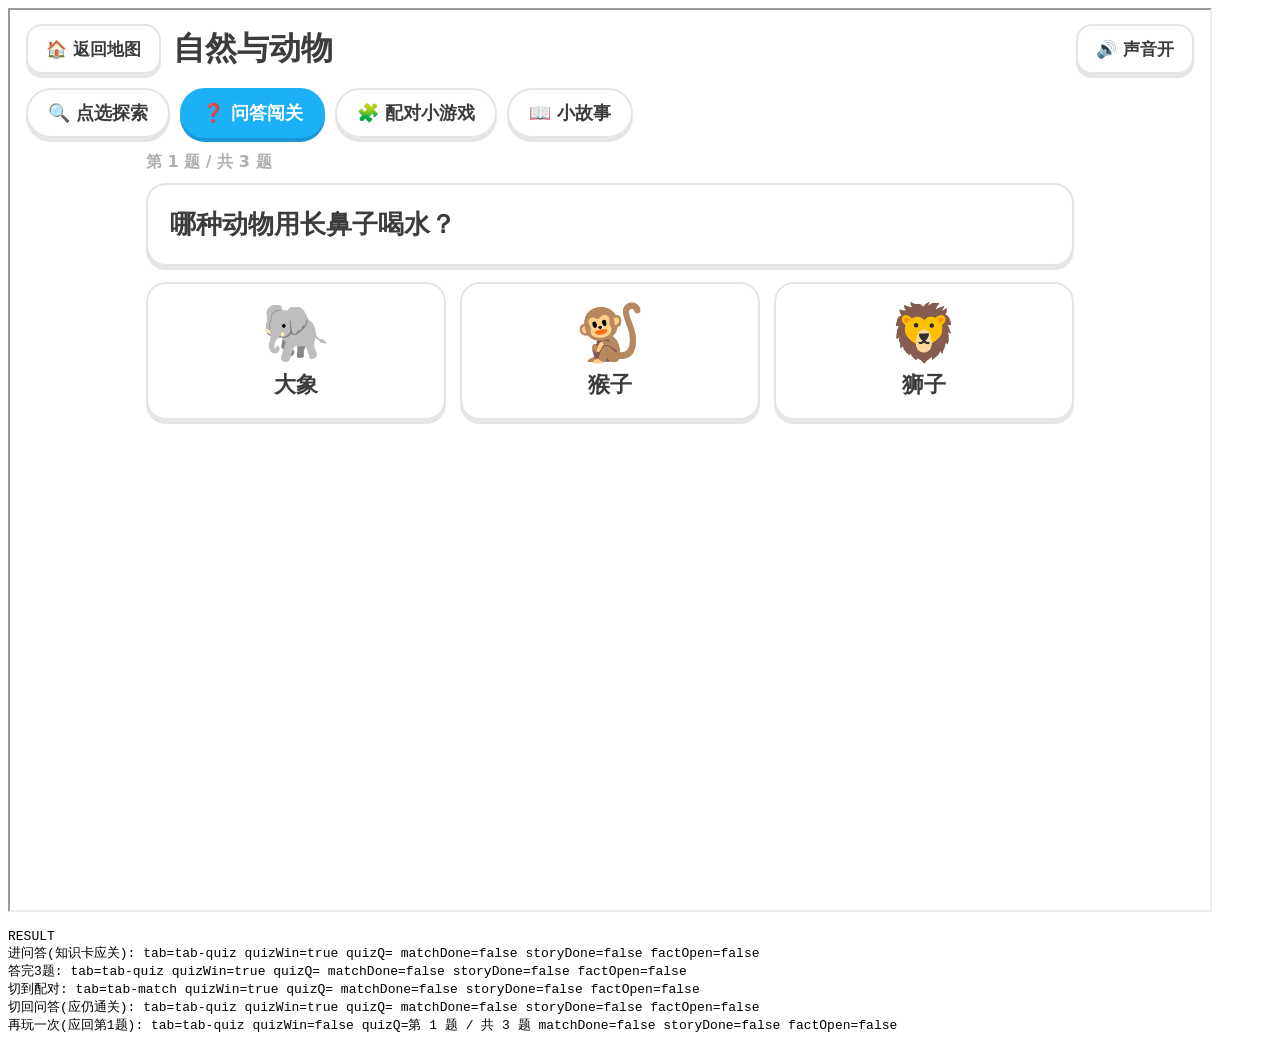
<file: tools/flow-test.html>
<!DOCTYPE html><html><head><meta charset="utf-8"><title>玩法切换流程回归</title></head><body>
<iframe id="f" src="../play.html?theme=animals" style="width:1200px;height:900px"></iframe>
<pre id="out">PENDING</pre>
<script>
const log=[];const f=document.getElementById('f');let stage=0;let done=false;
window.onerror=(m,u,l)=>{document.getElementById('out').textContent='ERROR '+m+' @'+l;};
const snap=(tag)=>{
  const d=f.contentDocument;
  const at=[...d.querySelectorAll('.tab-btn')].find(b=>b.classList.contains('active'));
  log.push(tag+': tab='+(at?at.id:'-')
    +' quizWin='+d.getElementById('quiz-result').classList.contains('win')
    +' quizQ='+d.getElementById('quiz-progress').textContent
    +' matchDone='+d.getElementById('match-done').classList.contains('show')
    +' storyDone='+d.getElementById('story-done-actions').classList.contains('show')
    +' factOpen='+d.getElementById('fact-card').classList.contains('open'));
};
function ready(){
  try { return f.contentDocument && f.contentDocument.querySelector('.hotspot'); }
  catch(e){ return null; }
}
function waitReady(){
  if(done) return;
  if(!ready()){ setTimeout(waitReady,100); return; }
  done=true;
  try{
    const d=f.contentDocument;
    d.querySelectorAll('.hotspot')[0].click();       // 开知识卡
    d.getElementById('tab-quiz').click();
    snap('进问答(知识卡应关)');
    setTimeout(()=>{
      for(let i=0;i<3;i++){const c=d.querySelector('#quiz-options .quiz-option[data-correct="1"]');if(c)c.click();}
      snap('答完3题');
      d.getElementById('tab-match').click();  snap('切到配对');
      d.getElementById('tab-quiz').click();   snap('切回问答(应仍通关)');
      d.getElementById('quiz-replay').click();snap('再玩一次(应回第1题)');
      document.getElementById('out').textContent='RESULT\n'+log.join('\n');
    },300);
  }catch(e){ document.getElementById('out').textContent='CATCH '+e.message+'\n'+log.join('\n'); }
}
waitReady();
</script></body></html>
</file>
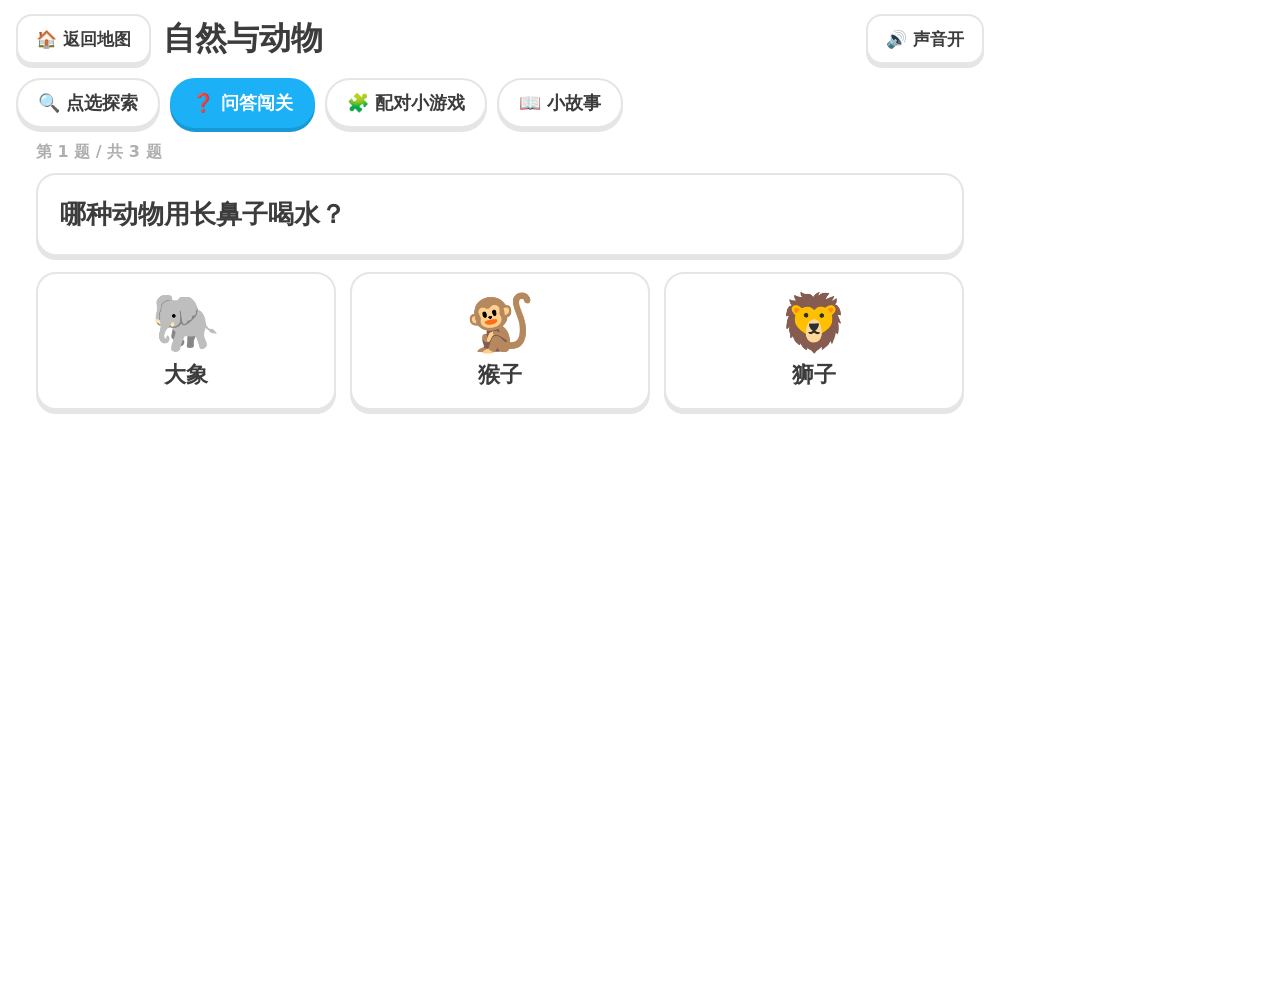
<file: tools/preview-quiz.html>
<!DOCTYPE html><html><head><meta charset="utf-8"><style>body{margin:0}iframe{width:1000px;height:1000px;border:0}</style></head><body>
<iframe id="f" src="../play.html?theme=animals"></iframe>
<script>
document.getElementById('f').onload=()=>{
  const d=document.getElementById('f').contentDocument;
  if(!d.getElementById('tab-quiz'))return;
  if(!location.hash){d.getElementById('tab-quiz').click();location.hash='quiz';}
  else if(location.hash==='#match'){d.getElementById('tab-match').click();}
};
</script></body></html>
</file>
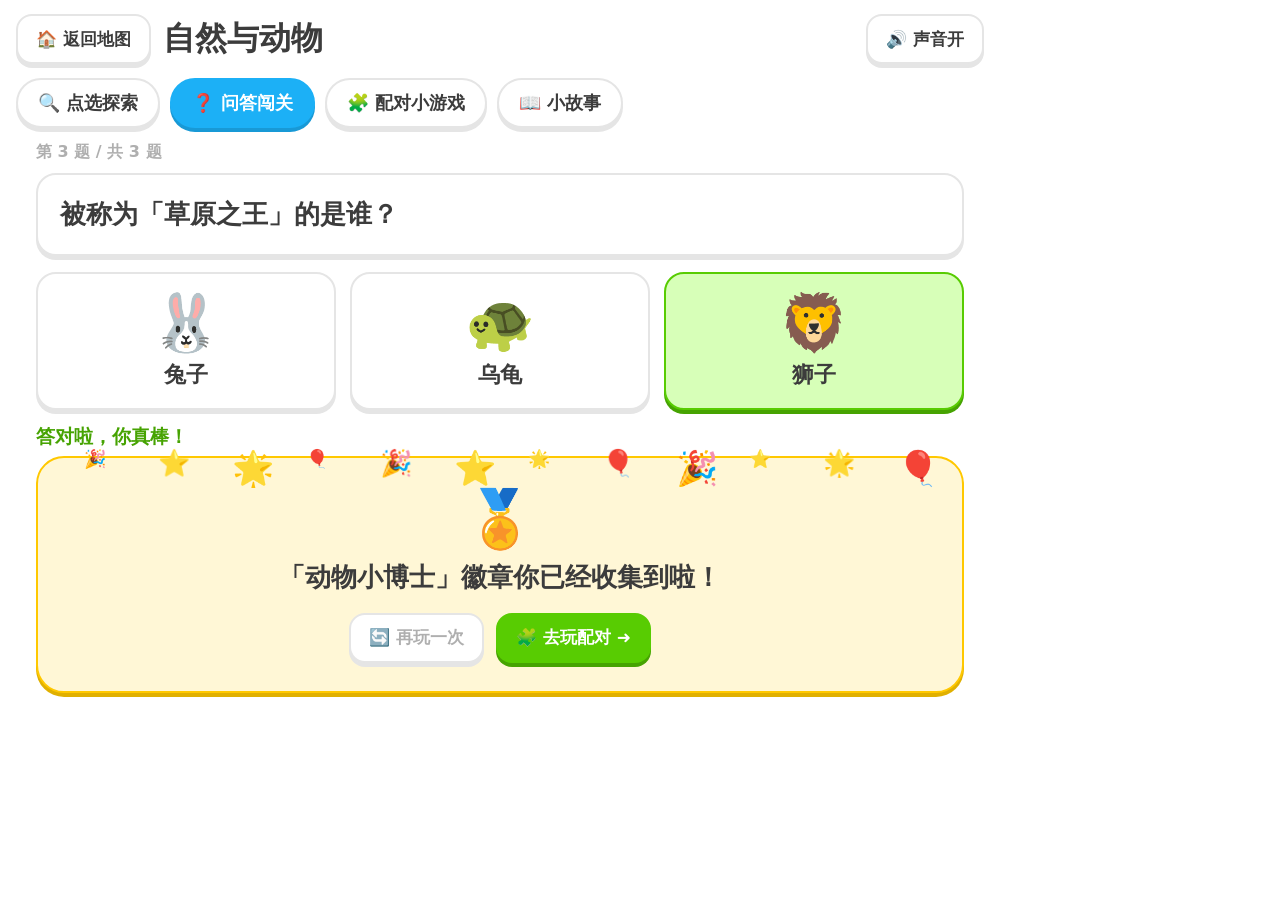
<file: tools/preview-win.html>
<!DOCTYPE html><html><head><meta charset="utf-8"><style>body{margin:0}iframe{width:1000px;height:900px;border:0}</style></head><body>
<iframe id="f" src="../play.html?theme=animals"></iframe>
<script>
const f=document.getElementById('f');
function ok(){try{return f.contentDocument&&f.contentDocument.querySelector('.hotspot')}catch(e){return null}}
function w(){if(!ok()){setTimeout(w,100);return;}const d=f.contentDocument;d.getElementById('tab-quiz').click();
  setTimeout(()=>{for(let i=0;i<3;i++){const c=d.querySelector('#quiz-options .quiz-option[data-correct="1"]');if(c)c.click();}
  // 冻结自动跳以便截图
  const ow=f.contentWindow.setTimeout; f.contentWindow.setTimeout=function(fn,ms){return ms>=3000?0:ow(fn,ms);};
},300);
}w();
</script></body></html>
</file>
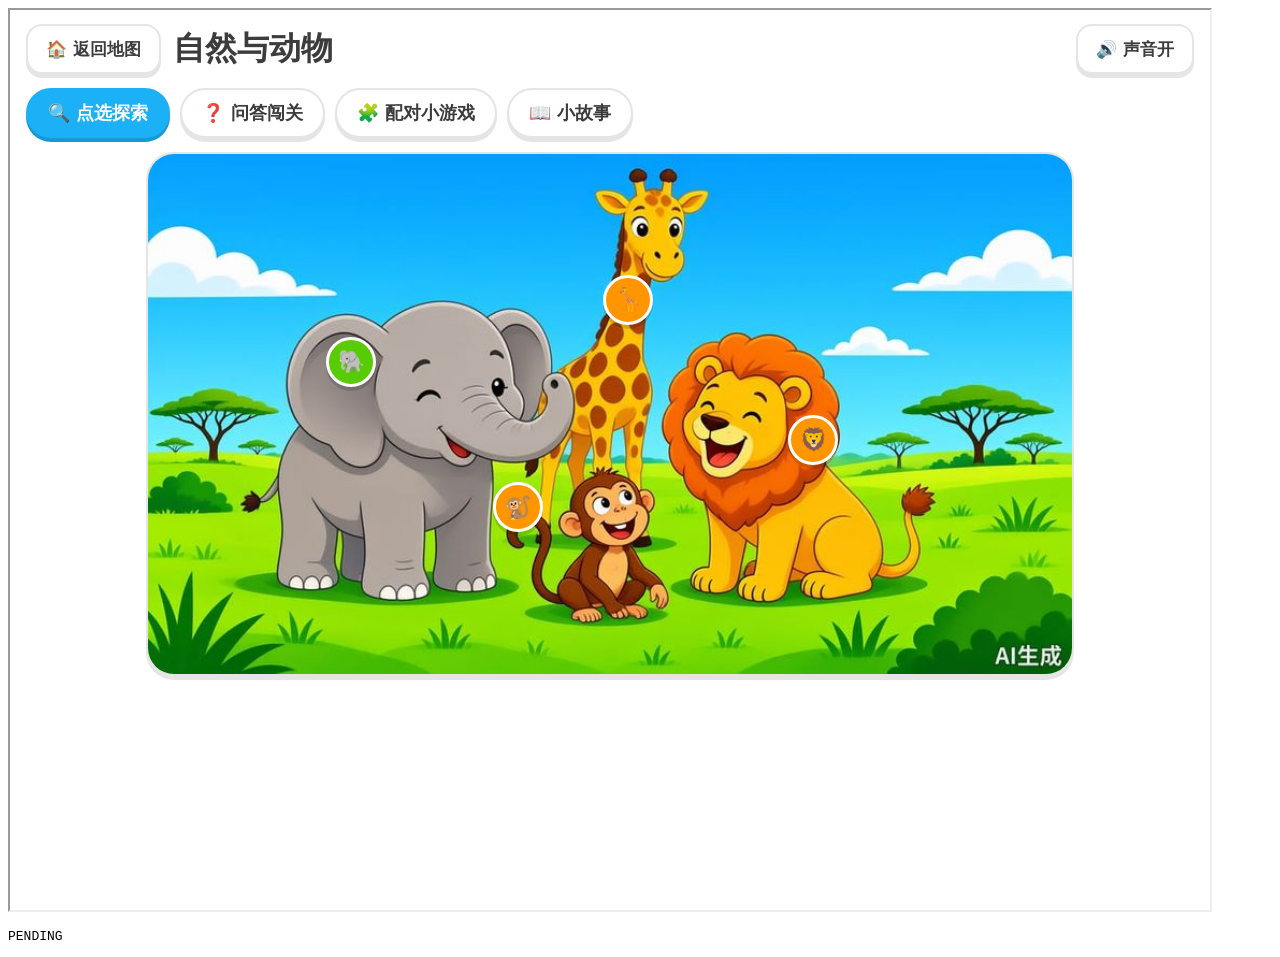
<file: tools/story-done-test.html>
<!DOCTYPE html><html><head><meta charset="utf-8"><title>故事完成态 + 自动跳取消 回归</title></head><body>
<iframe id="f" src="../play.html?theme=animals" style="width:1200px;height:900px"></iframe>
<pre id="out">PENDING</pre>
<script>
const log=[];const f=document.getElementById('f');
window.onerror=(m,u,l)=>{document.getElementById('out').textContent='ERROR '+m+' @'+l;};
const d=()=>f.contentDocument;
const cur=()=>{const a=[...d().querySelectorAll('.tab-btn')].find(b=>b.classList.contains('active'));return a?a.id:'-';};
function ok(){try{return d()&&d().querySelector('.hotspot')}catch(e){return null}}
function wait(){
  if(!ok()){setTimeout(wait,100);return;}
  // 场景A: 故事听完 3 幕，检查完成态按钮
  d().getElementById('tab-story').click();
  for(let i=0;i<3;i++) d().getElementById('story-next').click();
  log.push('故事听完: doneActions='+d().getElementById('story-done-actions').classList.contains('show')
    +' storyActions隐藏='+(d().getElementById('story-actions').style.display==='none'));
  d().getElementById('story-replay').click();
  log.push('再听一次: doneActions='+d().getElementById('story-done-actions').classList.contains('show')
    +' step='+d().getElementById('story-step').textContent);
  // 场景B: 通关后手动切走，自动跳应被取消（4.5秒后仍停在手动切的页）
  d().getElementById('tab-explore').click();
  d().getElementById('tab-quiz').click();
  setTimeout(()=>{
    for(let i=0;i<3;i++){const c=d().querySelector('#quiz-options .quiz-option[data-correct="1"]');if(c)c.click();}
    d().getElementById('tab-explore').click(); // 手动切到探索，取消自动跳
    log.push('通关后手动切探索: tab='+cur());
    setTimeout(()=>{
      log.push('4.5秒后 tab='+cur()+'(期望tab-explore，自动跳应被取消)');
      document.getElementById('out').textContent='RESULT\n'+log.join('\n');
    },4500);
  },300);
}
wait();
</script></body></html>
</file>
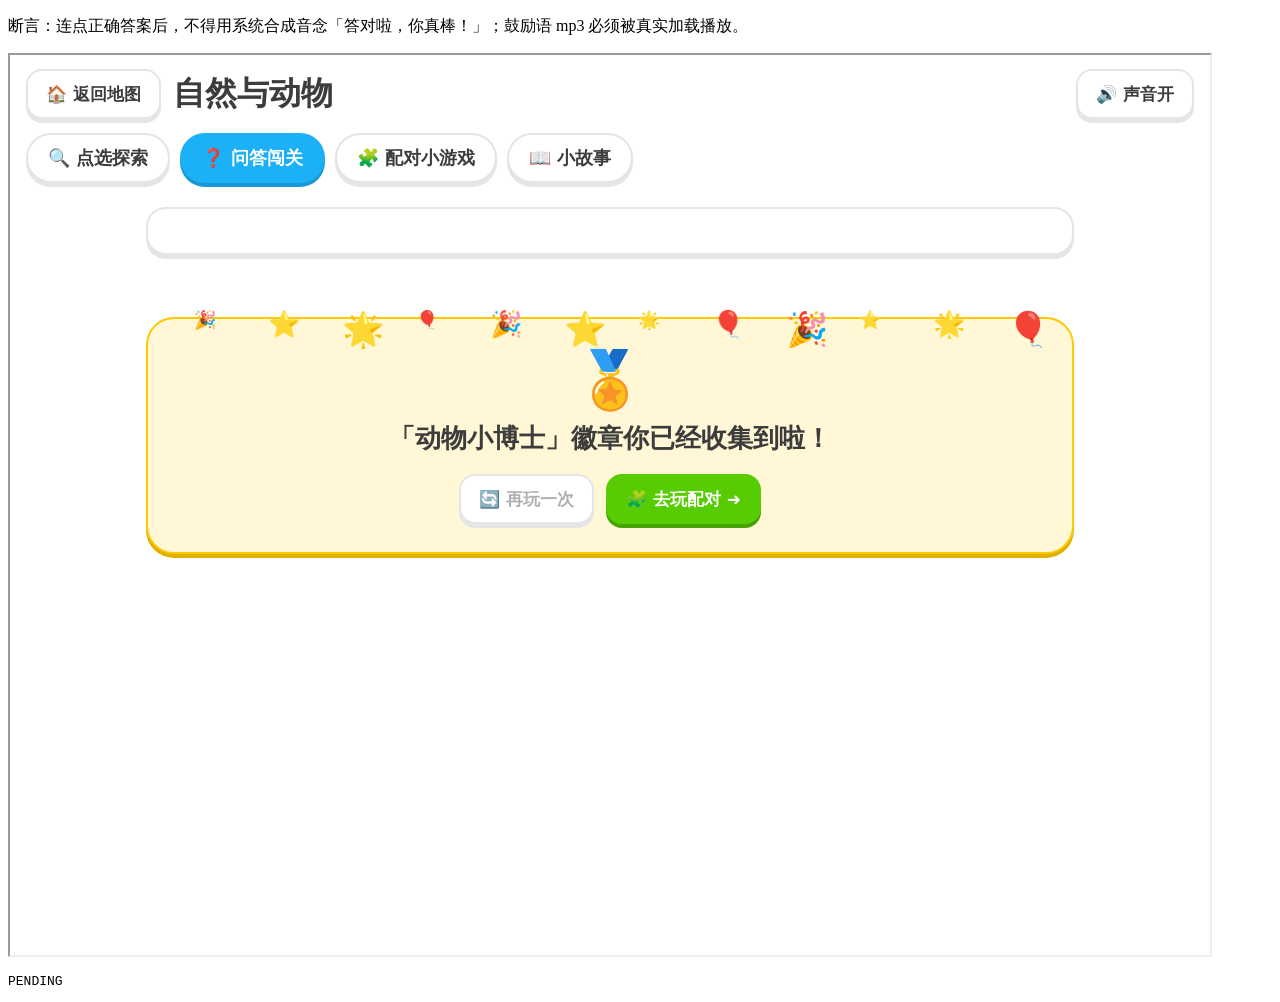
<file: tools/voice-race-test.html>
<!DOCTYPE html><html><head><meta charset="utf-8"><title>语音竞态回归：答对鼓励语必须为晓伊录音</title></head><body>
<p>断言：连点正确答案后，不得用系统合成音念「答对啦，你真棒！」；鼓励语 mp3 必须被真实加载播放。</p>
<iframe id="f" src="../play.html?theme=animals" style="width:1200px;height:900px"></iframe>
<pre id="out">PENDING</pre>
<script>
const log=[];
const f=document.getElementById('f');
f.onload=()=>{
  const w=f.contentWindow,d=f.contentDocument;
  // 记录系统回退朗读
  const os=w.speechSynthesis.speak.bind(w.speechSynthesis);
  w.speechSynthesis.speak=(u)=>{log.push('FALLBACK:'+u.text);try{os(u)}catch(e){}};
  // 记录 Audio 构造的 src（是否真的去加载 mp3）
  const OA=w.Audio;
  w.Audio=function(src){ log.push('PLAY_MP3:'+src); return new OA(src); };
  w.Audio.prototype=OA.prototype;
  const click=()=>{
    const c=d.querySelector('#quiz-options .quiz-option[data-correct="1"]');
    if(c){c.click();return true;} return false;
  };
  setTimeout(()=>{
    d.getElementById('tab-quiz').click();
    setTimeout(()=>{
      log.push('--click1--');click();
      setTimeout(()=>{
        log.push('--click2--');click();
        setTimeout(()=>{
          log.push('--click3(通关)--');click();
          setTimeout(()=>{
            const bad=log.filter(x=>x==='FALLBACK:答对啦，你真棒！');
            const praise=log.filter(x=>x.indexOf('fx-right-v2.mp3')>=0).length;
            log.push('ASSERT 系统音念鼓励语='+bad.length+'(应为0)');
            log.push('ASSERT 鼓励语mp3加载='+praise+'次(应为3)');
            log.push(bad.length===0&&praise===3?'PASS':'FAIL');
            document.getElementById('out').textContent='RESULT\n'+log.join('\n');
          },1200);
        },200);
      },200);
    },300);
  },800);
};
</script></body></html>
</file>
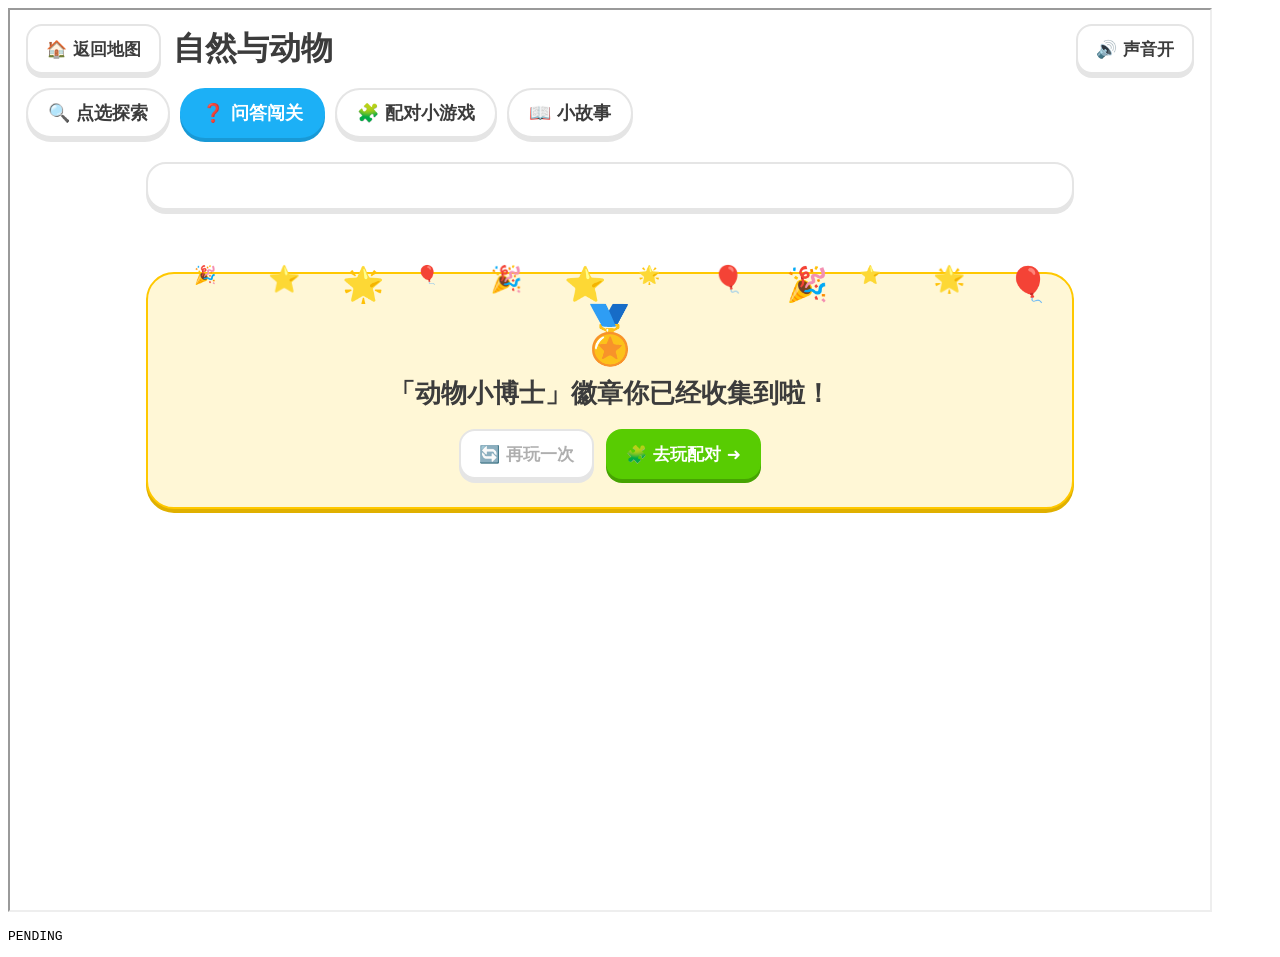
<file: tools/voice-slow-test.html>
<!DOCTYPE html><html><head><meta charset="utf-8"><title>语音回归：正常节奏下题干与鼓励语依次播放</title></head><body>
<iframe id="f" src="../play.html?theme=animals" style="width:1200px;height:900px"></iframe>
<pre id="out">PENDING</pre>
<script>
const log=[];const f=document.getElementById('f');
f.onload=()=>{
  const w=f.contentWindow,d=f.contentDocument;
  const os=w.speechSynthesis.speak.bind(w.speechSynthesis);
  w.speechSynthesis.speak=(u)=>{log.push('FALLBACK:'+u.text);try{os(u)}catch(e){}};
  const OA=w.Audio;w.Audio=function(s){log.push('PLAY:'+s);return new OA(s)};w.Audio.prototype=OA.prototype;
  setTimeout(()=>{
    d.getElementById('tab-quiz').click();
    setTimeout(()=>{
      d.querySelector('#quiz-options .quiz-option[data-correct="1"]').click(); // 答对第1题
      setTimeout(()=>{
        document.getElementById('out').textContent='RESULT\n'+log.join('\n');
      },4000); // 等鼓励语(~1.5s)播完 + 题干播出
    },300);
  },800);
};
</script></body></html>
</file>
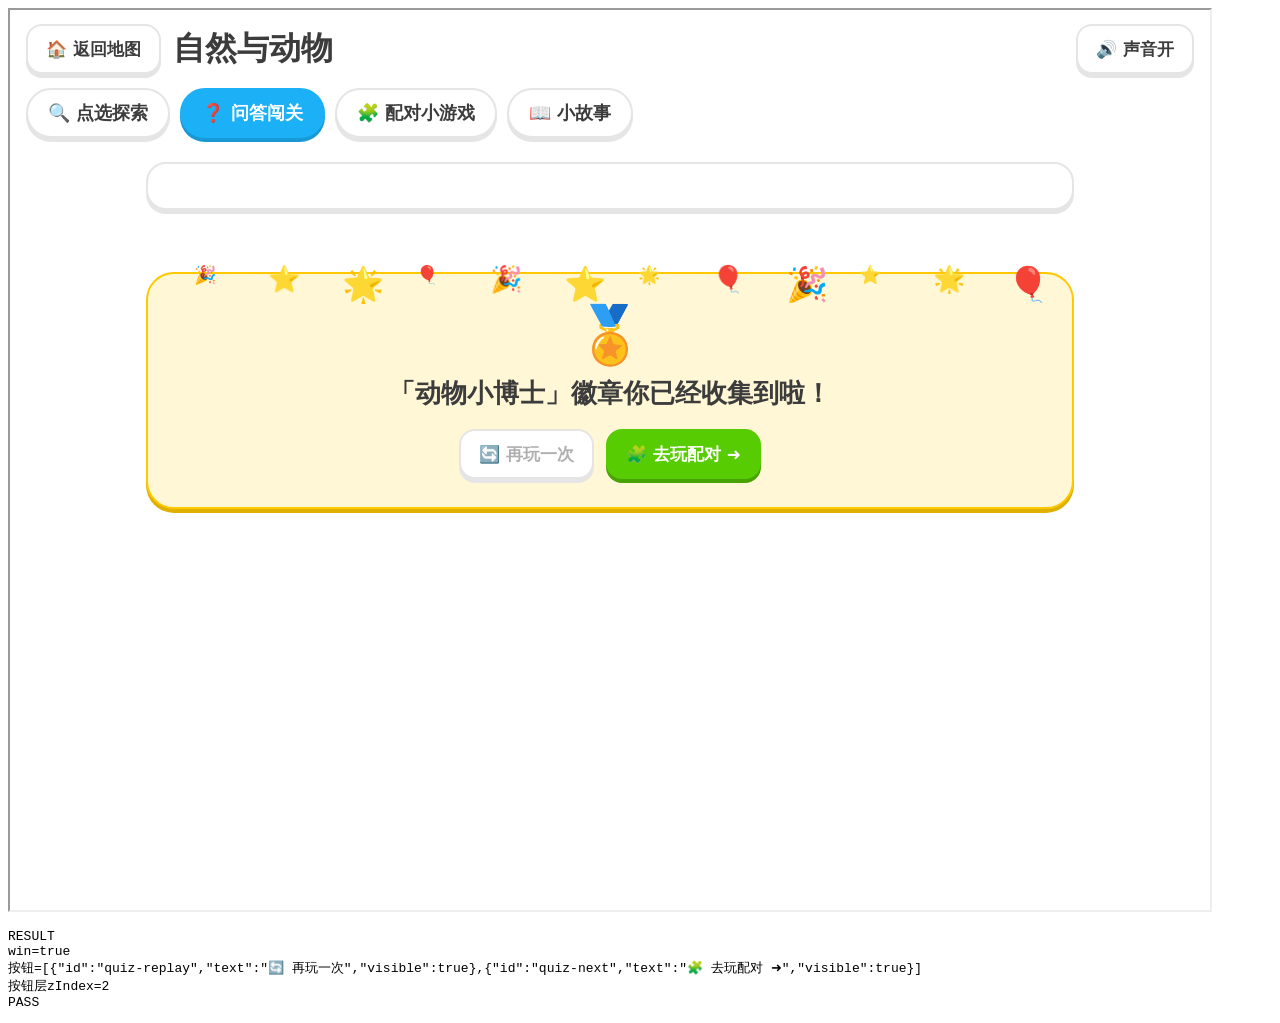
<file: tools/win-buttons-test.html>
<!DOCTYPE html><html><head><meta charset="utf-8"><title>通关按钮DOM断言</title></head><body>
<iframe id="f" src="../play.html?theme=animals" style="width:1200px;height:900px"></iframe>
<pre id="out">PENDING</pre>
<script>
const log=[];const f=document.getElementById('f');
window.onerror=(m,u,l)=>{document.getElementById('out').textContent='ERROR '+m;};
function ok(){try{return f.contentDocument&&f.contentDocument.querySelector('.hotspot')}catch(e){return null}}
function w(){
  if(!ok()){setTimeout(w,100);return;}
  const d=f.contentDocument;
  d.getElementById('tab-quiz').click();
  setTimeout(()=>{
    for(let i=0;i<3;i++){const c=d.querySelector('#quiz-options .quiz-option[data-correct="1"]');if(c)c.click();}
    const r=d.getElementById('quiz-result');
    const btns=[...r.querySelectorAll('.result-actions button')].map(b=>({id:b.id,text:b.textContent,visible:getComputedStyle(b).display!=='none'}));
    log.push('win='+r.classList.contains('win'));
    log.push('按钮='+JSON.stringify(btns));
    // z-index 检查：按钮不能被彩纸盖住
    const bar=r.querySelector('.result-actions');
    log.push('按钮层zIndex='+getComputedStyle(bar).zIndex);
    const allOk=btns.length===2&&btns.every(b=>b.visible)&&r.classList.contains('win');
    log.push(allOk?'PASS':'FAIL');
    document.getElementById('out').textContent='RESULT\n'+log.join('\n');
  },200);
}
w();
</script></body></html>
</file>
<file: css/style.css>
/* 多邻国风格：明亮高饱和 + 3D 厚底按钮 + 大圆角卡片 */
:root {
  --bg: #FFFFFF;
  --bg-soft: #F7F7F7;
  --ink: #3C3C3C;
  --ink-soft: #AFAFAF;
  --green: #58CC02;
  --green-dark: #46A302;
  --blue: #1CB0F6;
  --blue-dark: #1899D6;
  --orange: #FF9600;
  --orange-dark: #E08600;
  --red: #FF4B4B;
  --red-dark: #EA2B2B;
  --yellow: #FFC800;
  --card: #FFFFFF;
  --line: #E5E5E5;
  --radius: 20px;
  --radius-lg: 28px;
}

* { box-sizing: border-box; }

html, body {
  margin: 0;
  padding: 0;
  min-height: 100%;
  background: var(--bg);
  color: var(--ink);
  font-family: 'Noto Sans SC', 'PingFang SC', 'Microsoft YaHei', system-ui, sans-serif;
  -webkit-font-smoothing: antialiased;
}

button { font-family: inherit; cursor: pointer; }

/* ===== 通用 3D 按钮（多邻国厚底） ===== */
.btn3d {
  border: none;
  border-radius: 16px;
  padding: 12px 22px;
  font-size: clamp(16px, 2vw, 18px);
  font-weight: 800;
  letter-spacing: 1px;
  color: #fff;
  background: var(--blue);
  box-shadow: 0 4px 0 var(--blue-dark);
  transition: transform .1s, box-shadow .1s, filter .2s;
  min-height: 50px;
}
.btn3d:hover { filter: brightness(1.05); }
.btn3d:active { transform: translateY(4px); box-shadow: 0 0 0 var(--blue-dark); }
.btn3d.green { background: var(--green); box-shadow: 0 4px 0 var(--green-dark); }
.btn3d.green:active { box-shadow: 0 0 0 var(--green-dark); }
.btn3d.orange { background: var(--orange); box-shadow: 0 4px 0 var(--orange-dark); }
.btn3d.orange:active { box-shadow: 0 0 0 var(--orange-dark); }
.btn3d.ghost {
  background: var(--card);
  color: var(--blue);
  box-shadow: 0 4px 0 var(--line);
  border: 2px solid var(--line);
}
.btn3d.ghost:active { box-shadow: 0 0 0 var(--line); }

/* ===== 首页 ===== */
.home-header {
  text-align: center;
  padding: clamp(24px, 4vw, 48px) 16px 8px;
}
.home-header h1 {
  font-size: clamp(30px, 5vw, 46px);
  margin: 0;
  letter-spacing: 2px;
  color: var(--ink);
}
.home-header h1::after {
  content: "";
  display: block;
  width: 72px;
  height: 8px;
  margin: 10px auto 0;
  border-radius: 99px;
  background: linear-gradient(90deg, var(--green), var(--blue), var(--yellow));
}
.home-sub {
  font-size: clamp(16px, 2.4vw, 20px);
  margin: 12px 0 18px;
  color: var(--ink-soft);
  font-weight: 600;
}
.home-actions {
  display: flex;
  gap: 12px;
  justify-content: center;
  flex-wrap: wrap;
}
.pill-btn {
  border: 2px solid var(--line);
  background: var(--card);
  color: var(--blue);
  border-radius: 16px;
  padding: 12px 22px;
  font-size: clamp(16px, 2vw, 18px);
  font-weight: 800;
  min-height: 50px;
  box-shadow: 0 4px 0 var(--line);
  transition: filter .2s, transform .1s, box-shadow .1s;
}
.pill-btn:hover { filter: brightness(1.03); }
.pill-btn:active { transform: translateY(4px); box-shadow: 0 0 0 var(--line); }

.theme-grid {
  max-width: 1120px;
  margin: 26px auto 56px;
  padding: 0 16px;
  display: grid;
  grid-template-columns: repeat(auto-fit, minmax(280px, 1fr));
  gap: 22px;
}
.theme-card {
  position: relative;
  border: 2px solid var(--line);
  background: var(--card);
  border-radius: var(--radius-lg);
  overflow: hidden;
  padding: 0;
  text-align: left;
  box-shadow: 0 4px 0 var(--line);
  transition: transform .15s, box-shadow .15s, border-color .2s;
}
.theme-card:hover {
  transform: translateY(-4px);
  border-color: var(--blue);
  box-shadow: 0 8px 0 var(--line);
}
.theme-card:active { transform: translateY(2px); box-shadow: 0 2px 0 var(--line); }
.theme-card img {
  width: 100%;
  aspect-ratio: 16 / 9;
  object-fit: cover;
  display: block;
  background: linear-gradient(135deg, #EAF6FF 0%, #F2FFF0 55%, #FFF7E6 100%);
}
.theme-card .card-name {
  display: flex;
  align-items: center;
  gap: 10px;
  padding: 16px 20px;
  font-size: clamp(20px, 2.6vw, 25px);
  font-weight: 800;
}
.card-badge {
  margin-left: auto;
  font-size: 28px;
  filter: grayscale(1);
  opacity: 0.3;
  transition: filter .3s, opacity .3s, transform .3s;
}
.card-badge.got { filter: none; opacity: 1; transform: scale(1.1); }

/* ===== 弹层 ===== */
.panel-mask {
  position: fixed;
  inset: 0;
  background: rgba(60, 60, 60, 0.45);
  display: none;
  align-items: center;
  justify-content: center;
  padding: 20px;
  z-index: 50;
}
.panel-mask.open { display: flex; }
.panel {
  position: relative;
  background: var(--bg);
  border-radius: var(--radius-lg);
  border: 2px solid var(--line);
  max-width: 640px;
  width: 100%;
  max-height: 80vh;
  overflow-y: auto;
  padding: 30px 26px;
  animation: pop .25s ease;
}
.panel h2 { margin: 0 0 6px; font-size: 26px; }
.panel-tip { margin: 0 0 16px; color: var(--ink-soft); font-size: 15px; font-weight: 600; }
.panel-close {
  position: absolute;
  top: 16px;
  right: 16px;
  width: 44px;
  height: 44px;
  border-radius: 14px;
  border: 2px solid var(--line);
  background: var(--card);
  color: var(--ink-soft);
  font-size: 18px;
  font-weight: 800;
  box-shadow: 0 3px 0 var(--line);
}
.panel-close:active { transform: translateY(3px); box-shadow: 0 0 0 var(--line); }
/* 收藏统计条：让孩子和家长一眼看到已获得数量 */
.collect-count {
  display: inline-block;
  background: var(--green);
  color: #fff;
  border-radius: 999px;
  padding: 8px 20px;
  font-size: 18px;
  font-weight: 800;
  margin: 0 0 18px;
  box-shadow: 0 3px 0 var(--green-dark);
}
.dex-group { margin-bottom: 18px; }
.dex-group h3 { margin: 0 0 8px; font-size: 19px; }
.dex-items { display: flex; flex-wrap: wrap; gap: 10px; }
.dex-item {
  display: flex;
  align-items: center;
  gap: 8px;
  border: 2px solid var(--line);
  background: var(--card);
  border-radius: 14px;
  padding: 10px 16px;
  font-size: 18px;
  font-weight: 700;
}
.dex-item .dex-emoji { font-size: 32px; line-height: 1; }
.dex-item.locked { filter: grayscale(1); opacity: 0.45; }
.dex-item.got {
  border-color: var(--green);
  background: #EBFFD6;
  box-shadow: 0 3px 0 var(--green-dark);
}
.badge-wall { display: flex; flex-wrap: wrap; gap: 14px; }
.badge-cell {
  width: 108px;
  text-align: center;
  border: 2px solid var(--line);
  background: var(--card);
  border-radius: var(--radius);
  padding: 14px 8px;
  box-shadow: 0 3px 0 var(--line);
}
.badge-cell .b-emoji { font-size: 48px; display: block; }
.badge-cell .b-name { font-size: 14px; font-weight: 800; margin-top: 6px; display: block; }
.badge-cell.locked { filter: grayscale(1); opacity: 0.4; }
.badge-cell.got {
  border-color: var(--yellow);
  background: #FFF7D6;
  box-shadow: 0 4px 0 #E0B000;
  transform: scale(1.03);
}

/* ===== 探索页 ===== */
.play-header {
  display: flex;
  align-items: center;
  gap: 12px;
  padding: 14px 16px;
  flex-wrap: wrap;
}
.big-btn {
  border: 2px solid var(--line);
  background: var(--card);
  border-radius: 16px;
  padding: 10px 18px;
  font-size: 17px;
  font-weight: 800;
  min-height: 50px;
  color: var(--ink);
  box-shadow: 0 4px 0 var(--line);
  transition: filter .2s, transform .1s, box-shadow .1s;
}
.big-btn:hover { filter: brightness(1.03); }
.big-btn:active { transform: translateY(4px); box-shadow: 0 0 0 var(--line); }
.big-btn.primary {
  background: var(--green);
  color: #fff;
  border-color: var(--green);
  box-shadow: 0 4px 0 var(--green-dark);
}
.big-btn.primary:active { box-shadow: 0 0 0 var(--green-dark); }
#scene-title {
  font-size: clamp(22px, 3.4vw, 32px);
  margin: 0 auto 0 0;
  font-weight: 800;
}
.header-right { display: flex; gap: 10px; margin-left: auto; }

.tab-bar {
  display: flex;
  gap: 10px;
  padding: 0 16px 14px;
  flex-wrap: wrap;
}
.tab-btn {
  border: 2px solid var(--line);
  background: var(--card);
  border-radius: 999px;
  padding: 10px 20px;
  font-size: clamp(15px, 2vw, 18px);
  font-weight: 800;
  min-height: 50px;
  color: var(--ink);
  box-shadow: 0 4px 0 var(--line);
  transition: filter .2s, transform .1s, box-shadow .1s;
}
.tab-btn:active { transform: translateY(4px); box-shadow: 0 0 0 var(--line); }
.tab-btn.active {
  background: var(--blue);
  color: #fff;
  border-color: var(--blue);
  box-shadow: 0 4px 0 var(--blue-dark);
}
.tab-btn.active:active { box-shadow: 0 0 0 var(--blue-dark); }

.stage {
  max-width: 960px;
  margin: 0 auto;
  padding: 0 16px 48px;
}
.tab-pane { display: none; }
.tab-pane.active { display: block; }

/* 点选探索 */
.scene-wrap {
  position: relative;
  border-radius: var(--radius-lg);
  overflow: hidden;
  border: 2px solid var(--line);
  box-shadow: 0 4px 0 var(--line);
}
.scene-wrap img { width: 100%; display: block; aspect-ratio: 16/9; object-fit: cover; }
.hotspot {
  position: absolute;
  width: 50px;
  height: 50px;
  margin: -25px 0 0 -25px;
  border-radius: 50%;
  border: 3px solid #fff;
  background: var(--orange);
  color: #fff;
  font-size: 22px;
  animation: pulse 1.6s infinite;
  box-shadow: 0 4px 0 rgba(0,0,0,.15);
}
.hotspot:active { transform: scale(.94); }
.hotspot.seen { background: var(--green); animation: none; }
@keyframes pulse {
  /* 仅阴影脉动，不改变元素几何，保证点击目标稳定 */
  0%, 100% { box-shadow: 0 0 0 0 rgba(255, 150, 0, 0.5), 0 4px 0 rgba(0,0,0,.15); }
  50% { box-shadow: 0 0 0 14px rgba(255, 150, 0, 0), 0 4px 0 rgba(0,0,0,.15); }
}
#fact-card {
  display: none;
  margin-top: 18px;
  background: var(--card);
  border: 2px solid var(--blue);
  border-radius: var(--radius-lg);
  padding: 22px;
  box-shadow: 0 4px 0 var(--line);
}
#fact-card.open { display: block; animation: pop .25s ease; }
@keyframes pop { from { transform: scale(.92); opacity: 0; } to { transform: scale(1); opacity: 1; } }
.fact-title { font-size: 26px; font-weight: 800; margin: 0 0 8px; }
.fact-text { font-size: clamp(17px, 2.4vw, 21px); line-height: 1.7; margin: 0 0 16px; }
.fact-actions { display: flex; gap: 12px; flex-wrap: wrap; }

/* 问答 */
#quiz-question {
  background: var(--card);
  border: 2px solid var(--line);
  border-radius: var(--radius);
  padding: 22px;
  font-size: clamp(20px, 3vw, 26px);
  font-weight: 800;
  margin-bottom: 16px;
  box-shadow: 0 4px 0 var(--line);
}
.quiz-progress { font-size: 16px; color: var(--ink-soft); font-weight: 700; margin-bottom: 10px; }
.quiz-options { display: grid; grid-template-columns: repeat(auto-fit, minmax(160px, 1fr)); gap: 14px; }
.quiz-option {
  display: flex;
  flex-direction: column;
  align-items: center;
  justify-content: center;
  gap: 6px;
  border: 2px solid var(--line);
  background: var(--card);
  border-radius: var(--radius);
  padding: 18px 12px;
  font-size: clamp(19px, 2.4vw, 23px);
  font-weight: 800;
  min-height: 132px;
  color: var(--ink);
  box-shadow: 0 4px 0 var(--line);
  transition: transform .1s, box-shadow .1s, border-color .2s, background .2s;
}
.quiz-option .opt-emoji { font-size: 56px; line-height: 1.1; }
.quiz-option .opt-text { font-size: clamp(18px, 2.2vw, 22px); }
.quiz-option:hover { border-color: var(--blue); }
.quiz-option:active { transform: translateY(4px); box-shadow: 0 0 0 var(--line); }
.quiz-option.right { background: #D7FFB8; border-color: var(--green); box-shadow: 0 4px 0 var(--green-dark); }
.quiz-option.wrong { background: #FFDFE0; border-color: var(--red); box-shadow: 0 4px 0 var(--red-dark); }
.quiz-option.hint {
  border-color: var(--yellow);
  background: #FFF7D6;
  box-shadow: 0 0 0 4px rgba(255,200,0,.35), 0 4px 0 #E0B000;
  animation: hintPulse 1s ease infinite;
}
@keyframes hintPulse {
  0%,100% { box-shadow: 0 0 0 4px rgba(255,200,0,.35), 0 4px 0 #E0B000; }
  50% { box-shadow: 0 0 0 9px rgba(255,200,0,.2), 0 4px 0 #E0B000; }
}
.quiz-feedback { min-height: 32px; font-size: 19px; font-weight: 800; margin-top: 14px; }
.quiz-feedback.ok { color: var(--green-dark); }
.quiz-feedback.no { color: var(--red); }
#quiz-result {
  display: none;
  text-align: center;
  background: #FFF7D6;
  border: 2px solid var(--yellow);
  border-radius: var(--radius-lg);
  padding: 28px 18px;
  font-size: clamp(20px, 3vw, 26px);
  font-weight: 800;
  box-shadow: 0 4px 0 #E0B000;
}
#quiz-result.win { display: block; animation: pop .3s ease; }
#quiz-result .r-emoji { font-size: 56px; display: block; margin-bottom: 8px; }

/* 配对 */
.match-board { display: grid; grid-template-columns: 1fr; gap: 20px; }
.drag-row, .drop-row { display: flex; flex-wrap: wrap; gap: 12px; justify-content: center; }
.drag-card {
  display: flex;
  flex-direction: column;
  align-items: center;
  justify-content: center;
  gap: 4px;
  border: 2px solid var(--blue);
  background: #DDF4FF;
  color: var(--ink);
  border-radius: 18px;
  padding: 14px 20px;
  font-size: clamp(17px, 2.2vw, 21px);
  font-weight: 800;
  min-height: 112px;
  touch-action: none;
  cursor: grab;
  box-shadow: 0 4px 0 var(--blue-dark);
  transition: opacity .2s, transform .1s;
}
.pair-emoji { font-size: 48px; line-height: 1.1; }
.pair-text { font-size: clamp(16px, 2vw, 20px); }
.pair-check { color: var(--green-dark); font-size: 26px; font-weight: 900; }
.drag-card:active { transform: translateY(3px); box-shadow: 0 1px 0 var(--blue-dark); }
.drag-card.used { opacity: .3; pointer-events: none; }
.drag-card.selected {
  border-color: var(--green);
  background: #D7FFB8;
  box-shadow: 0 0 0 4px rgba(88,204,2,.3), 0 4px 0 var(--green-dark);
  transform: scale(1.05);
}
.drop-slot.shake { animation: shakeX .4s ease; border-color: var(--red); }
@keyframes shakeX { 0%,100% { transform: translateX(0); } 25% { transform: translateX(-6px); } 75% { transform: translateX(6px); } }
.drop-slot {
  display: flex;
  flex-direction: column;
  align-items: center;
  justify-content: center;
  gap: 4px;
  border: 2.5px dashed var(--line);
  background: var(--card);
  border-radius: 18px;
  padding: 14px 20px;
  min-width: 150px;
  min-height: 112px;
  font-size: clamp(17px, 2.2vw, 21px);
  font-weight: 800;
  text-align: center;
  color: var(--ink);
}
.drop-slot.over { border-color: var(--blue); background: #DDF4FF; }
.drop-slot.filled { border: 2.5px solid var(--green); background: #D7FFB8; }
.match-tip { text-align: center; font-size: 17px; color: var(--ink-soft); font-weight: 700; margin: 4px 0 14px; }
.match-done {
  display: none;
  text-align: center;
  margin-top: 18px;
  background: #D7FFB8;
  border: 2px solid var(--green);
  border-radius: var(--radius);
  padding: 18px;
  font-size: 21px;
  font-weight: 800;
  box-shadow: 0 4px 0 var(--green-dark);
}
.match-done.show { display: block; animation: pop .3s ease; }

/* 故事 */
.story-box {
  background: var(--card);
  border: 2px solid var(--line);
  border-radius: var(--radius-lg);
  padding: 28px 24px;
  text-align: center;
  box-shadow: 0 4px 0 var(--line);
}
.story-emoji { font-size: clamp(56px, 10vw, 88px); display: block; margin-bottom: 12px; }
#story-text { font-size: clamp(18px, 2.6vw, 23px); line-height: 1.8; margin: 0 0 20px; }
#story-step { font-size: 16px; color: var(--ink-soft); font-weight: 700; margin-bottom: 10px; font-variant-numeric: tabular-nums; }
.story-actions { display: flex; gap: 12px; justify-content: center; flex-wrap: wrap; }

/* 完成态的「下一步 / 再玩」按钮组：让通关后能顺畅进入下一关或重来 */
.result-actions { display: flex; gap: 12px; justify-content: center; flex-wrap: wrap; margin-top: 18px; }
#quiz-result .result-actions { position: relative; z-index: 2; }
#story-done-actions { display: none; }
#story-done-actions.show { display: flex; }
.big-btn.ghost {
  background: var(--card);
  color: var(--ink-soft);
  box-shadow: 0 4px 0 var(--line);
  border: 2px solid var(--line);
}
.big-btn.ghost:active { box-shadow: 0 0 0 var(--line); }

@media (prefers-reduced-motion: reduce) {
  *, *::before, *::after { animation: none !important; transition: none !important; }
}
</file>
<file: prototype/css/style.css>
/* 多邻国风格：明亮高饱和 + 3D 厚底按钮 + 大圆角卡片 */
:root {
  --bg: #FFFFFF;
  --bg-soft: #F7F7F7;
  --ink: #3C3C3C;
  --ink-soft: #AFAFAF;
  --green: #58CC02;
  --green-dark: #46A302;
  --blue: #1CB0F6;
  --blue-dark: #1899D6;
  --orange: #FF9600;
  --orange-dark: #E08600;
  --red: #FF4B4B;
  --red-dark: #EA2B2B;
  --yellow: #FFC800;
  --card: #FFFFFF;
  --line: #E5E5E5;
  --radius: 20px;
  --radius-lg: 28px;
}

* { box-sizing: border-box; }

html, body {
  margin: 0;
  padding: 0;
  min-height: 100%;
  background: var(--bg);
  color: var(--ink);
  font-family: 'Noto Sans SC', 'PingFang SC', 'Microsoft YaHei', system-ui, sans-serif;
  -webkit-font-smoothing: antialiased;
}

button { font-family: inherit; cursor: pointer; }

/* ===== 通用 3D 按钮（多邻国厚底） ===== */
.btn3d {
  border: none;
  border-radius: 16px;
  padding: 12px 22px;
  font-size: clamp(16px, 2vw, 18px);
  font-weight: 800;
  letter-spacing: 1px;
  color: #fff;
  background: var(--blue);
  box-shadow: 0 4px 0 var(--blue-dark);
  transition: transform .1s, box-shadow .1s, filter .2s;
  min-height: 50px;
}
.btn3d:hover { filter: brightness(1.05); }
.btn3d:active { transform: translateY(4px); box-shadow: 0 0 0 var(--blue-dark); }
.btn3d.green { background: var(--green); box-shadow: 0 4px 0 var(--green-dark); }
.btn3d.green:active { box-shadow: 0 0 0 var(--green-dark); }
.btn3d.orange { background: var(--orange); box-shadow: 0 4px 0 var(--orange-dark); }
.btn3d.orange:active { box-shadow: 0 0 0 var(--orange-dark); }
.btn3d.ghost {
  background: var(--card);
  color: var(--blue);
  box-shadow: 0 4px 0 var(--line);
  border: 2px solid var(--line);
}
.btn3d.ghost:active { box-shadow: 0 0 0 var(--line); }

/* ===== 首页 ===== */
.home-header {
  text-align: center;
  padding: clamp(24px, 4vw, 48px) 16px 8px;
}
.home-header h1 {
  font-size: clamp(30px, 5vw, 46px);
  margin: 0;
  letter-spacing: 2px;
  color: var(--ink);
}
.home-header h1::after {
  content: "";
  display: block;
  width: 72px;
  height: 8px;
  margin: 10px auto 0;
  border-radius: 99px;
  background: linear-gradient(90deg, var(--green), var(--blue), var(--yellow));
}
.home-sub {
  font-size: clamp(16px, 2.4vw, 20px);
  margin: 12px 0 18px;
  color: var(--ink-soft);
  font-weight: 600;
}
.home-actions {
  display: flex;
  gap: 12px;
  justify-content: center;
  flex-wrap: wrap;
}
.pill-btn {
  border: 2px solid var(--line);
  background: var(--card);
  color: var(--blue);
  border-radius: 16px;
  padding: 12px 22px;
  font-size: clamp(16px, 2vw, 18px);
  font-weight: 800;
  min-height: 50px;
  box-shadow: 0 4px 0 var(--line);
  transition: filter .2s, transform .1s, box-shadow .1s;
}
.pill-btn:hover { filter: brightness(1.03); }
.pill-btn:active { transform: translateY(4px); box-shadow: 0 0 0 var(--line); }

.theme-grid {
  max-width: 1120px;
  margin: 26px auto 56px;
  padding: 0 16px;
  display: grid;
  grid-template-columns: repeat(auto-fit, minmax(280px, 1fr));
  gap: 22px;
}
.theme-card {
  position: relative;
  border: 2px solid var(--line);
  background: var(--card);
  border-radius: var(--radius-lg);
  overflow: hidden;
  padding: 0;
  text-align: left;
  box-shadow: 0 4px 0 var(--line);
  transition: transform .15s, box-shadow .15s, border-color .2s;
}
.theme-card:hover {
  transform: translateY(-4px);
  border-color: var(--blue);
  box-shadow: 0 8px 0 var(--line);
}
.theme-card:active { transform: translateY(2px); box-shadow: 0 2px 0 var(--line); }
.theme-card img {
  width: 100%;
  aspect-ratio: 16 / 9;
  object-fit: cover;
  display: block;
  background: linear-gradient(135deg, #EAF6FF 0%, #F2FFF0 55%, #FFF7E6 100%);
}
.theme-card .card-name {
  display: flex;
  align-items: center;
  gap: 10px;
  padding: 16px 20px;
  font-size: clamp(20px, 2.6vw, 25px);
  font-weight: 800;
}
.card-badge {
  margin-left: auto;
  font-size: 28px;
  filter: grayscale(1);
  opacity: 0.3;
  transition: filter .3s, opacity .3s, transform .3s;
}
.card-badge.got { filter: none; opacity: 1; transform: scale(1.1); }

/* ===== 弹层 ===== */
.panel-mask {
  position: fixed;
  inset: 0;
  background: rgba(60, 60, 60, 0.45);
  display: none;
  align-items: center;
  justify-content: center;
  padding: 20px;
  z-index: 50;
}
.panel-mask.open { display: flex; }
.panel {
  position: relative;
  background: var(--bg);
  border-radius: var(--radius-lg);
  border: 2px solid var(--line);
  max-width: 640px;
  width: 100%;
  max-height: 80vh;
  overflow-y: auto;
  padding: 30px 26px;
  animation: pop .25s ease;
}
.panel h2 { margin: 0 0 6px; font-size: 26px; }
.panel-tip { margin: 0 0 16px; color: var(--ink-soft); font-size: 15px; font-weight: 600; }
.panel-close {
  position: absolute;
  top: 16px;
  right: 16px;
  width: 44px;
  height: 44px;
  border-radius: 14px;
  border: 2px solid var(--line);
  background: var(--card);
  color: var(--ink-soft);
  font-size: 18px;
  font-weight: 800;
  box-shadow: 0 3px 0 var(--line);
}
.panel-close:active { transform: translateY(3px); box-shadow: 0 0 0 var(--line); }
.dex-group { margin-bottom: 18px; }
.dex-group h3 { margin: 0 0 8px; font-size: 19px; }
.dex-items { display: flex; flex-wrap: wrap; gap: 10px; }
.dex-item {
  display: flex;
  align-items: center;
  gap: 6px;
  border: 2px solid var(--line);
  background: var(--card);
  border-radius: 14px;
  padding: 8px 14px;
  font-size: 17px;
  font-weight: 700;
}
.dex-item.locked { filter: grayscale(1); opacity: 0.4; }
.badge-wall { display: flex; flex-wrap: wrap; gap: 14px; }
.badge-cell {
  width: 108px;
  text-align: center;
  border: 2px solid var(--line);
  background: var(--card);
  border-radius: var(--radius);
  padding: 14px 8px;
  box-shadow: 0 3px 0 var(--line);
}
.badge-cell .b-emoji { font-size: 40px; display: block; }
.badge-cell .b-name { font-size: 14px; font-weight: 800; margin-top: 6px; display: block; }
.badge-cell.locked { filter: grayscale(1); opacity: 0.4; }
.badge-cell.got { border-color: var(--yellow); background: #FFF7D6; box-shadow: 0 3px 0 #E0B000; }

/* ===== 探索页 ===== */
.play-header {
  display: flex;
  align-items: center;
  gap: 12px;
  padding: 14px 16px;
  flex-wrap: wrap;
}
.big-btn {
  border: 2px solid var(--line);
  background: var(--card);
  border-radius: 16px;
  padding: 10px 18px;
  font-size: 17px;
  font-weight: 800;
  min-height: 50px;
  color: var(--ink);
  box-shadow: 0 4px 0 var(--line);
  transition: filter .2s, transform .1s, box-shadow .1s;
}
.big-btn:hover { filter: brightness(1.03); }
.big-btn:active { transform: translateY(4px); box-shadow: 0 0 0 var(--line); }
.big-btn.primary {
  background: var(--green);
  color: #fff;
  border-color: var(--green);
  box-shadow: 0 4px 0 var(--green-dark);
}
.big-btn.primary:active { box-shadow: 0 0 0 var(--green-dark); }
#scene-title {
  font-size: clamp(22px, 3.4vw, 32px);
  margin: 0 auto 0 0;
  font-weight: 800;
}
.header-right { display: flex; gap: 10px; margin-left: auto; }

.tab-bar {
  display: flex;
  gap: 10px;
  padding: 0 16px 14px;
  flex-wrap: wrap;
}
.tab-btn {
  border: 2px solid var(--line);
  background: var(--card);
  border-radius: 999px;
  padding: 10px 20px;
  font-size: clamp(15px, 2vw, 18px);
  font-weight: 800;
  min-height: 50px;
  color: var(--ink);
  box-shadow: 0 4px 0 var(--line);
  transition: filter .2s, transform .1s, box-shadow .1s;
}
.tab-btn:active { transform: translateY(4px); box-shadow: 0 0 0 var(--line); }
.tab-btn.active {
  background: var(--blue);
  color: #fff;
  border-color: var(--blue);
  box-shadow: 0 4px 0 var(--blue-dark);
}
.tab-btn.active:active { box-shadow: 0 0 0 var(--blue-dark); }

.stage {
  max-width: 960px;
  margin: 0 auto;
  padding: 0 16px 48px;
}
.tab-pane { display: none; }
.tab-pane.active { display: block; }

/* 点选探索 */
.scene-wrap {
  position: relative;
  border-radius: var(--radius-lg);
  overflow: hidden;
  border: 2px solid var(--line);
  box-shadow: 0 4px 0 var(--line);
}
.scene-wrap img { width: 100%; display: block; aspect-ratio: 16/9; object-fit: cover; }
.hotspot {
  position: absolute;
  width: 50px;
  height: 50px;
  margin: -25px 0 0 -25px;
  border-radius: 50%;
  border: 3px solid #fff;
  background: var(--orange);
  color: #fff;
  font-size: 22px;
  animation: pulse 1.6s infinite;
  box-shadow: 0 4px 0 rgba(0,0,0,.15);
}
.hotspot:active { transform: scale(.94); }
.hotspot.seen { background: var(--green); animation: none; }
@keyframes pulse {
  /* 仅阴影脉动，不改变元素几何，保证点击目标稳定 */
  0%, 100% { box-shadow: 0 0 0 0 rgba(255, 150, 0, 0.5), 0 4px 0 rgba(0,0,0,.15); }
  50% { box-shadow: 0 0 0 14px rgba(255, 150, 0, 0), 0 4px 0 rgba(0,0,0,.15); }
}
#fact-card {
  display: none;
  margin-top: 18px;
  background: var(--card);
  border: 2px solid var(--blue);
  border-radius: var(--radius-lg);
  padding: 22px;
  box-shadow: 0 4px 0 var(--line);
}
#fact-card.open { display: block; animation: pop .25s ease; }
@keyframes pop { from { transform: scale(.92); opacity: 0; } to { transform: scale(1); opacity: 1; } }
.fact-title { font-size: 26px; font-weight: 800; margin: 0 0 8px; }
.fact-text { font-size: clamp(17px, 2.4vw, 21px); line-height: 1.7; margin: 0 0 16px; }
.fact-actions { display: flex; gap: 12px; flex-wrap: wrap; }

/* 问答 */
#quiz-question {
  background: var(--card);
  border: 2px solid var(--line);
  border-radius: var(--radius);
  padding: 22px;
  font-size: clamp(20px, 3vw, 26px);
  font-weight: 800;
  margin-bottom: 16px;
  box-shadow: 0 4px 0 var(--line);
}
.quiz-progress { font-size: 16px; color: var(--ink-soft); font-weight: 700; margin-bottom: 10px; }
.quiz-options { display: grid; grid-template-columns: repeat(auto-fit, minmax(180px, 1fr)); gap: 14px; }
.quiz-option {
  border: 2px solid var(--line);
  background: var(--card);
  border-radius: var(--radius);
  padding: 18px 14px;
  font-size: clamp(18px, 2.4vw, 22px);
  font-weight: 800;
  min-height: 76px;
  color: var(--ink);
  box-shadow: 0 4px 0 var(--line);
  transition: transform .1s, box-shadow .1s, border-color .2s, background .2s;
}
.quiz-option:hover { border-color: var(--blue); }
.quiz-option:active { transform: translateY(4px); box-shadow: 0 0 0 var(--line); }
.quiz-option.right { background: #D7FFB8; border-color: var(--green); box-shadow: 0 4px 0 var(--green-dark); }
.quiz-option.wrong { background: #FFDFE0; border-color: var(--red); box-shadow: 0 4px 0 var(--red-dark); }
.quiz-option.hint {
  border-color: var(--yellow);
  background: #FFF7D6;
  box-shadow: 0 0 0 4px rgba(255,200,0,.35), 0 4px 0 #E0B000;
  animation: hintPulse 1s ease infinite;
}
@keyframes hintPulse {
  0%,100% { box-shadow: 0 0 0 4px rgba(255,200,0,.35), 0 4px 0 #E0B000; }
  50% { box-shadow: 0 0 0 9px rgba(255,200,0,.2), 0 4px 0 #E0B000; }
}
.quiz-feedback { min-height: 32px; font-size: 19px; font-weight: 800; margin-top: 14px; }
.quiz-feedback.ok { color: var(--green-dark); }
.quiz-feedback.no { color: var(--red); }
#quiz-result {
  display: none;
  text-align: center;
  background: #FFF7D6;
  border: 2px solid var(--yellow);
  border-radius: var(--radius-lg);
  padding: 28px 18px;
  font-size: clamp(20px, 3vw, 26px);
  font-weight: 800;
  box-shadow: 0 4px 0 #E0B000;
}
#quiz-result.win { display: block; animation: pop .3s ease; }
#quiz-result .r-emoji { font-size: 56px; display: block; margin-bottom: 8px; }

/* 配对 */
.match-board { display: grid; grid-template-columns: 1fr; gap: 20px; }
.drag-row, .drop-row { display: flex; flex-wrap: wrap; gap: 12px; justify-content: center; }
.drag-card {
  border: 2px solid var(--blue);
  background: #DDF4FF;
  color: var(--ink);
  border-radius: 16px;
  padding: 14px 18px;
  font-size: clamp(17px, 2.2vw, 21px);
  font-weight: 800;
  min-height: 58px;
  touch-action: none;
  cursor: grab;
  box-shadow: 0 4px 0 var(--blue-dark);
  transition: opacity .2s, transform .1s;
}
.drag-card:active { transform: translateY(3px); box-shadow: 0 1px 0 var(--blue-dark); }
.drag-card.used { opacity: .3; pointer-events: none; }
.drag-card.selected {
  border-color: var(--green);
  background: #D7FFB8;
  box-shadow: 0 0 0 4px rgba(88,204,2,.3), 0 4px 0 var(--green-dark);
  transform: scale(1.05);
}
.drop-slot.shake { animation: shakeX .4s ease; border-color: var(--red); }
@keyframes shakeX { 0%,100% { transform: translateX(0); } 25% { transform: translateX(-6px); } 75% { transform: translateX(6px); } }
.drop-slot {
  border: 2.5px dashed var(--line);
  background: var(--card);
  border-radius: 16px;
  padding: 14px 18px;
  min-width: 150px;
  min-height: 58px;
  font-size: clamp(17px, 2.2vw, 21px);
  font-weight: 800;
  text-align: center;
  color: var(--ink);
}
.drop-slot.over { border-color: var(--blue); background: #DDF4FF; }
.drop-slot.filled { border: 2.5px solid var(--green); background: #D7FFB8; }
.match-tip { text-align: center; font-size: 17px; color: var(--ink-soft); font-weight: 700; margin: 4px 0 14px; }
.match-done {
  display: none;
  text-align: center;
  margin-top: 18px;
  background: #D7FFB8;
  border: 2px solid var(--green);
  border-radius: var(--radius);
  padding: 18px;
  font-size: 21px;
  font-weight: 800;
  box-shadow: 0 4px 0 var(--green-dark);
}
.match-done.show { display: block; animation: pop .3s ease; }

/* 故事 */
.story-box {
  background: var(--card);
  border: 2px solid var(--line);
  border-radius: var(--radius-lg);
  padding: 28px 24px;
  text-align: center;
  box-shadow: 0 4px 0 var(--line);
}
.story-emoji { font-size: clamp(56px, 10vw, 88px); display: block; margin-bottom: 12px; }
#story-text { font-size: clamp(18px, 2.6vw, 23px); line-height: 1.8; margin: 0 0 20px; }
#story-step { font-size: 16px; color: var(--ink-soft); font-weight: 700; margin-bottom: 10px; font-variant-numeric: tabular-nums; }
.story-actions { display: flex; gap: 12px; justify-content: center; flex-wrap: wrap; }

@media (prefers-reduced-motion: reduce) {
  *, *::before, *::after { animation: none !important; transition: none !important; }
}
</file>
